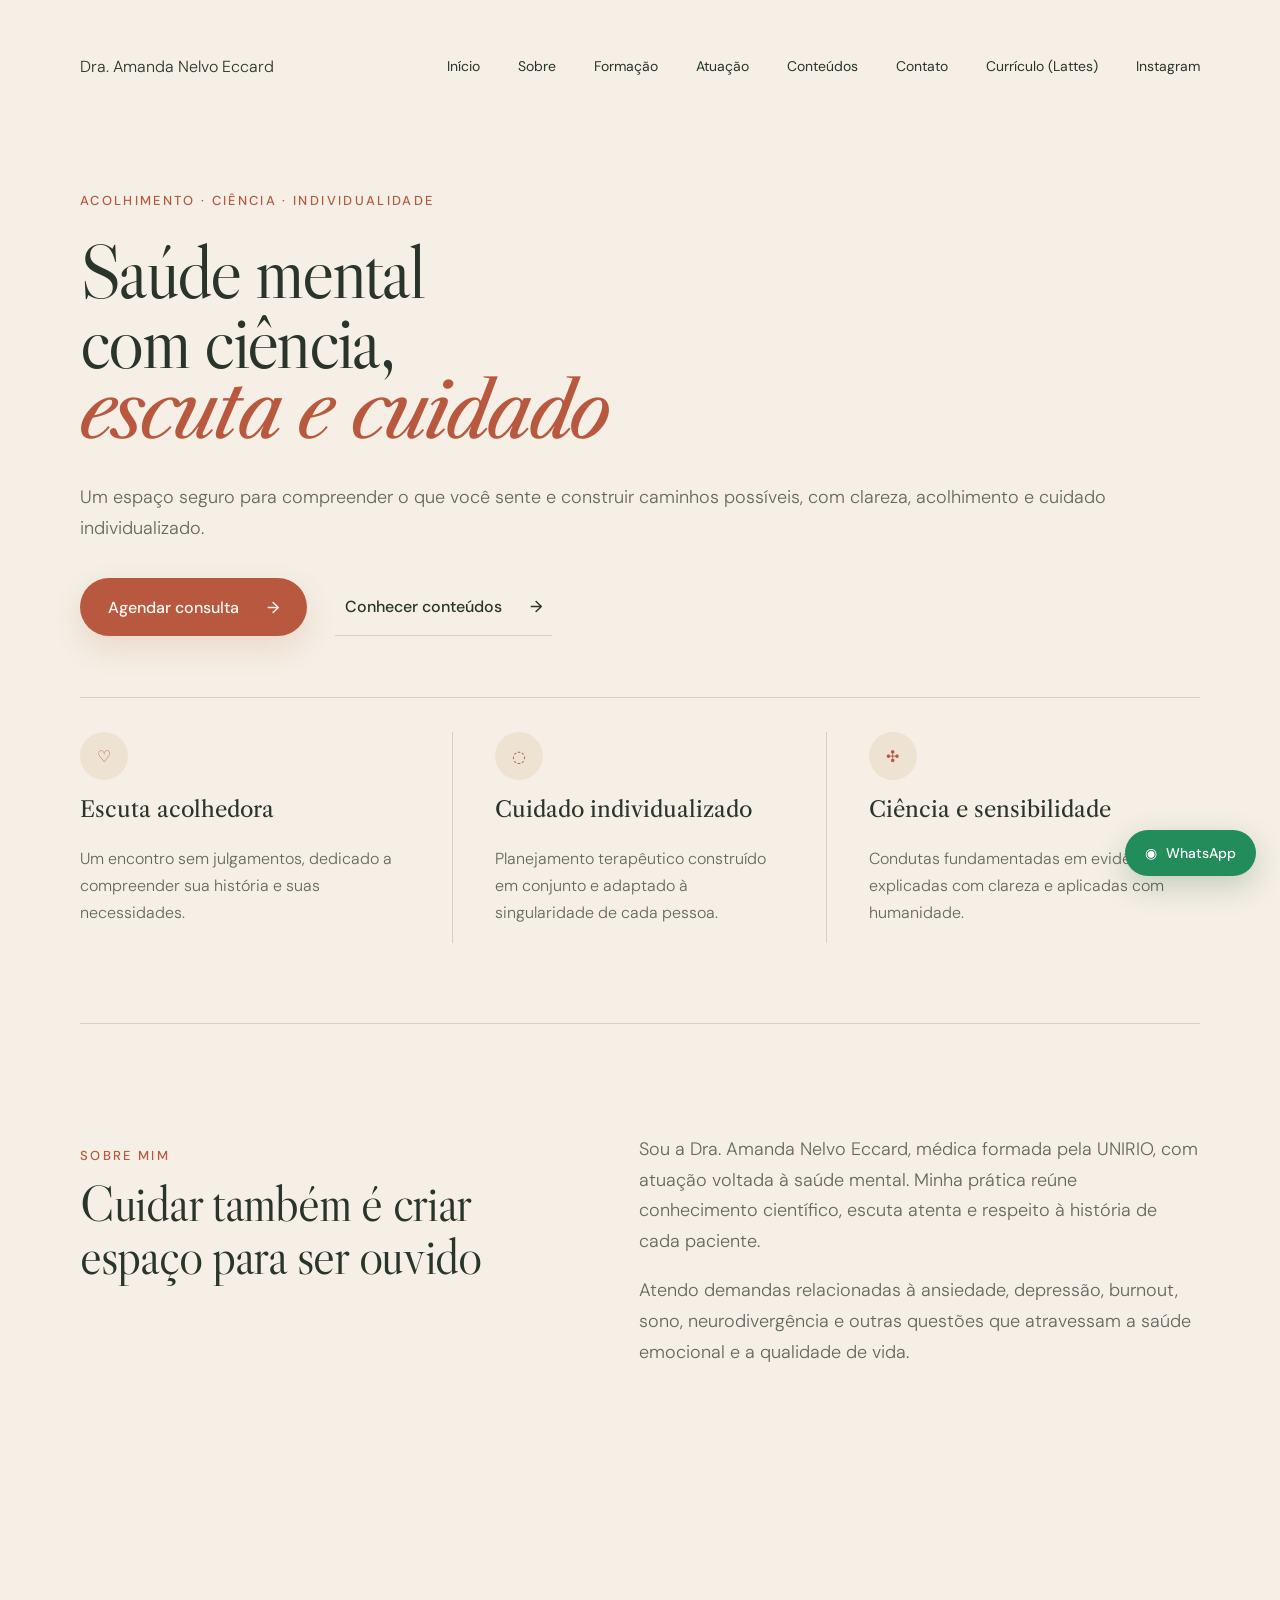
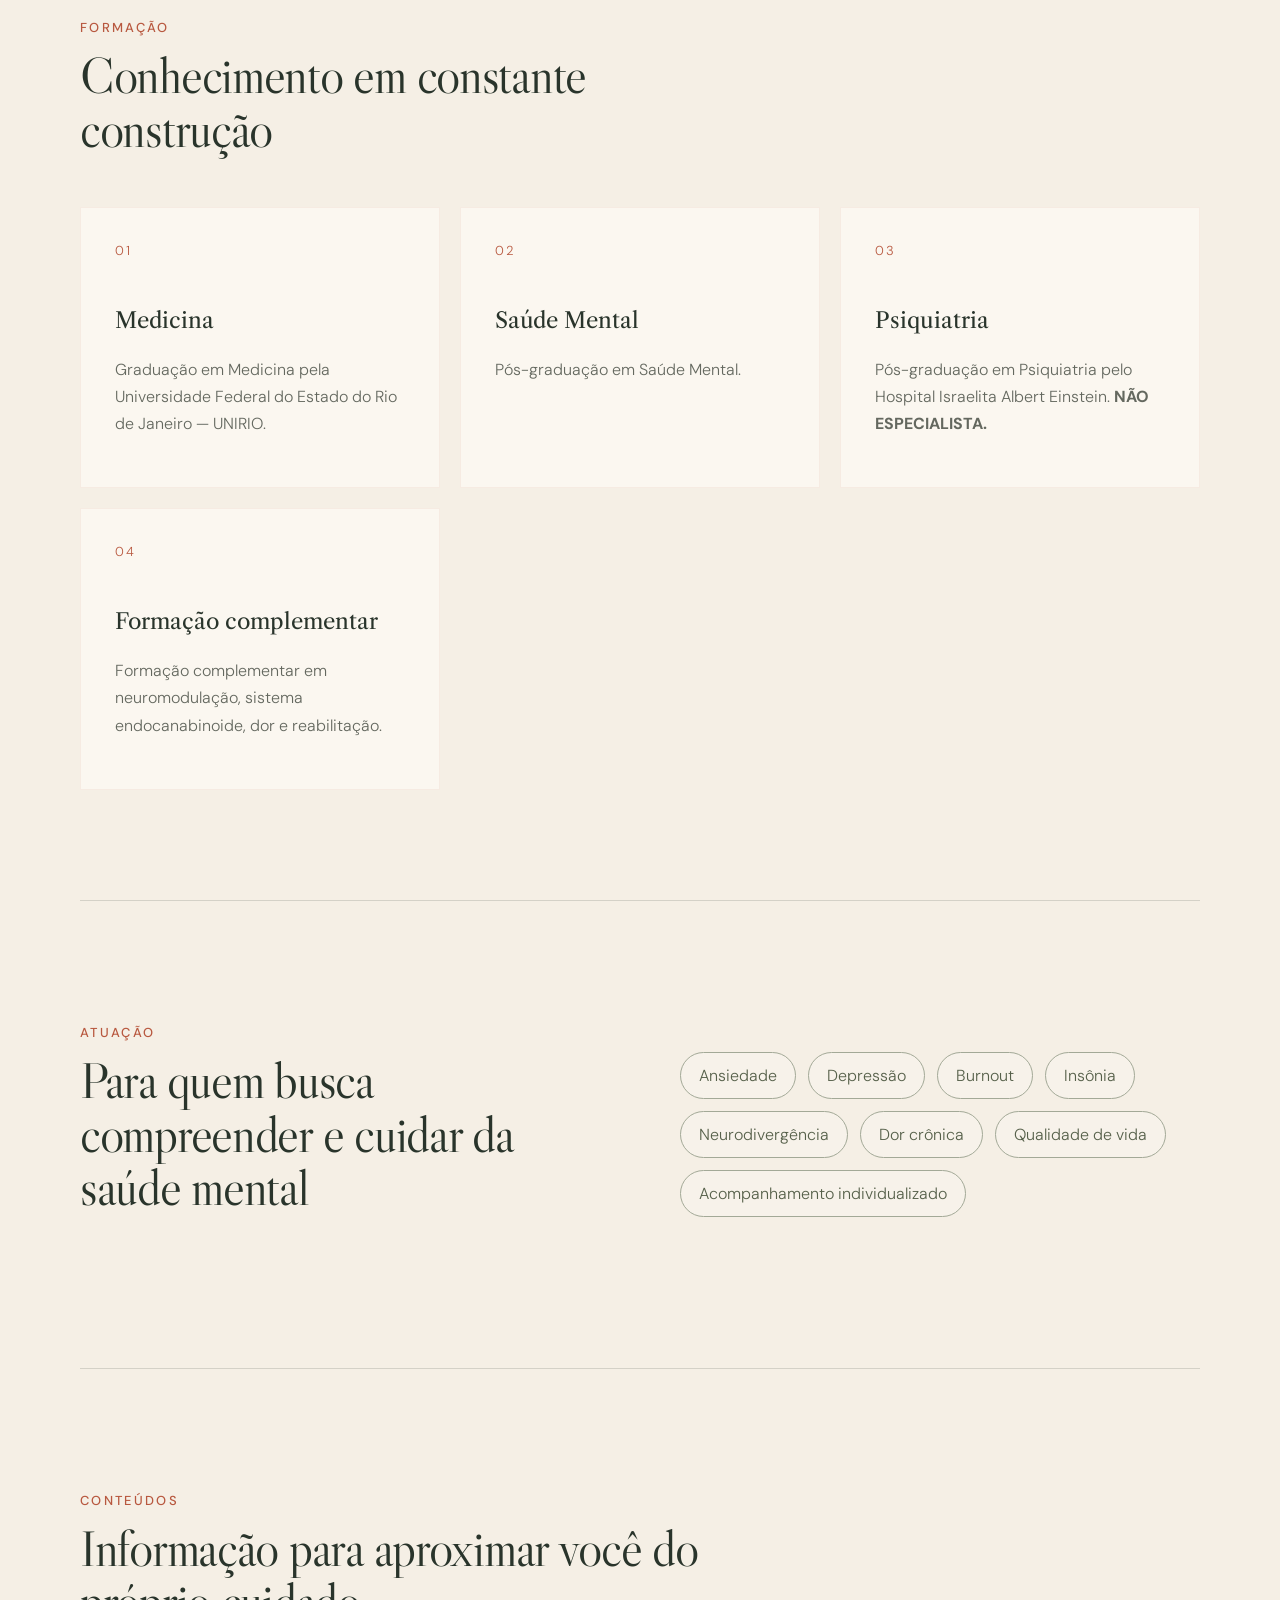
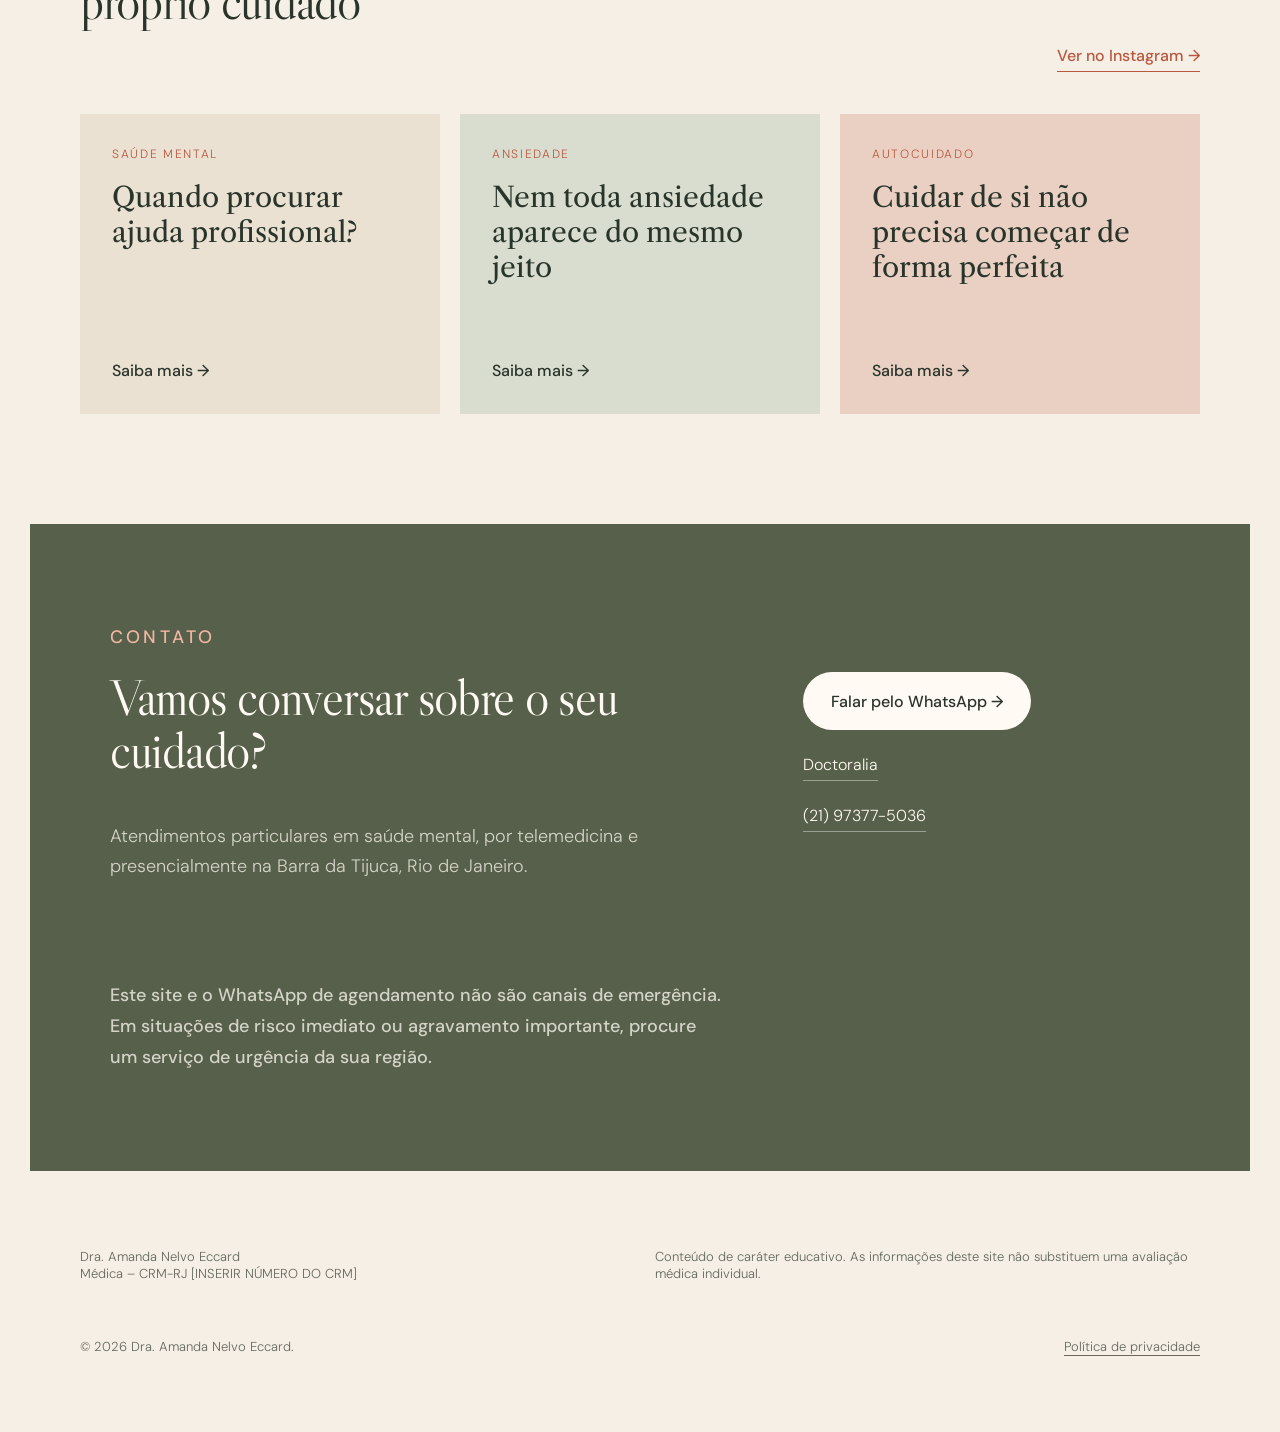
<file: index.html>
<!doctype html>
<html lang="pt-BR">
<head>
  <meta charset="utf-8">
  <meta name="viewport" content="width=device-width, initial-scale=1">
  <meta name="description" content="Atendimento médico acolhedor e individualizado em saúde mental, por telemedicina e presencialmente na Barra da Tijuca, Rio de Janeiro.">
  <title>Dra. Amanda Nelvo Eccard | Atendimento em Saúde Mental</title>
  <link rel="preconnect" href="https://fonts.googleapis.com">
  <link rel="preconnect" href="https://fonts.gstatic.com" crossorigin>
  <link href="https://fonts.googleapis.com/css2?family=DM+Sans:wght@300;400;500;600&family=Libre+Caslon+Display&family=Libre+Caslon+Text:ital@0;1&display=swap" rel="stylesheet">
  <link rel="stylesheet" href="styles.css">
</head>
<body>
  <header class="header">
    <a class="brand" href="index.html" aria-label="Início">Dra. Amanda Nelvo Eccard</a>
    <button class="menu-button" type="button" aria-label="Abrir menu" aria-expanded="false">☰</button>
    <nav class="nav" aria-label="Navegação principal">
      <a href="index.html#inicio">Início</a>
      <a href="index.html#sobre">Sobre</a>
      <a href="index.html#formacao">Formação</a>
      <a href="index.html#atuacao">Atuação</a>
      <a href="index.html#conteudos">Conteúdos</a>
      <a href="index.html#contato">Contato</a>
      <a href="https://buscatextual.cnpq.br/buscatextual/visualizacv.do?metodo=apresentar&id=K9742336J7" target="_blank" rel="noopener">Currículo (Lattes)</a>
      <a href="https://www.instagram.com/dra.amandanelvo" target="_blank" rel="noopener">Instagram</a>
    </nav>
  </header>

  <main>
    <section class="hero section no-art" id="inicio">
      <div class="hero-copy">
        <p class="eyebrow">Acolhimento · ciência · individualidade</p>
        <h1>Saúde mental<br>com ciência,<br><em>escuta e cuidado</em></h1>
        <p class="lead">Um espaço seguro para compreender o que você sente e construir caminhos possíveis, com clareza, acolhimento e cuidado individualizado.</p>
        <div class="actions">
          <a class="button primary" href="https://wa.me/5521973775036?text=Olá%2C%20Dra.%20Amanda.%20Gostaria%20de%20agendar%20uma%20consulta." target="_blank" rel="noopener">Agendar consulta <span>→</span></a>
          <a class="button text-button" href="#conteudos">Conhecer conteúdos <span>→</span></a>
        </div>
      </div>

    </section>

    <section class="principles section" aria-label="Princípios do atendimento">
      <article><span class="icon">♡</span><h3>Escuta acolhedora</h3><p>Um encontro sem julgamentos, dedicado a compreender sua história e suas necessidades.</p></article>
      <article><span class="icon">◌</span><h3>Cuidado individualizado</h3><p>Planejamento terapêutico construído em conjunto e adaptado à singularidade de cada pessoa.</p></article>
      <article><span class="icon">✣</span><h3>Ciência e sensibilidade</h3><p>Condutas fundamentadas em evidências, explicadas com clareza e aplicadas com humanidade.</p></article>
    </section>

    <section class="about section" id="sobre">
      <div>
        <p class="eyebrow">Sobre mim</p>
        <h2>Cuidar também é criar espaço para ser ouvido</h2>
      </div>
      <div class="body-copy">
        <p>Sou a Dra. Amanda Nelvo Eccard, médica formada pela UNIRIO, com atuação voltada à saúde mental. Minha prática reúne conhecimento científico, escuta atenta e respeito à história de cada paciente.</p>
        <p>Atendo demandas relacionadas à ansiedade, depressão, burnout, sono, neurodivergência e outras questões que atravessam a saúde emocional e a qualidade de vida.</p>
      </div>
    </section>

    <section class="education section" id="formacao">
      <p class="eyebrow">Formação</p>
      <h2>Conhecimento em constante construção</h2>
      <div class="cards">
        <article><span>01</span><h3>Medicina</h3><p>Graduação em Medicina pela Universidade Federal do Estado do Rio de Janeiro — UNIRIO.</p></article>
        <article><span>02</span><h3>Saúde Mental</h3><p>Pós-graduação em Saúde Mental.</p></article>
        <article><span>03</span><h3>Psiquiatria</h3><p>Pós-graduação em Psiquiatria pelo Hospital Israelita Albert Einstein. <strong>NÃO ESPECIALISTA.</strong></p></article>
        <article><span>04</span><h3>Formação complementar</h3><p>Formação complementar em neuromodulação, sistema endocanabinoide, dor e reabilitação.</p></article>
      </div>
    </section>

    <section class="practice section" id="atuacao">
      <div class="practice-title">
        <p class="eyebrow">Atuação</p>
        <h2>Para quem busca compreender e cuidar da saúde mental</h2>
      </div>
      <div class="topics">
        <span>Ansiedade</span><span>Depressão</span><span>Burnout</span><span>Insônia</span>
        <span>Neurodivergência</span><span>Dor crônica</span><span>Qualidade de vida</span><span>Acompanhamento individualizado</span>
      </div>
    </section>

    <section class="content section" id="conteudos">
      <p class="eyebrow">Conteúdos</p>
      <div class="section-heading">
        <h2>Informação para aproximar você do próprio cuidado</h2>
        <a href="https://www.instagram.com/dra.amandanelvo" target="_blank" rel="noopener">Ver no Instagram →</a>
      </div>
      <div class="posts">
        <a class="content-card" href="quando-procurar-ajuda.html"><article><p>Saúde mental</p><h3>Quando procurar ajuda profissional?</h3><span class="card-link">Saiba mais →</span></article></a>
        <a class="content-card" href="ansiedade.html"><article><p>Ansiedade</p><h3>Nem toda ansiedade aparece do mesmo jeito</h3><span class="card-link">Saiba mais →</span></article></a>
        <a class="content-card" href="autocuidado.html"><article><p>Autocuidado</p><h3>Cuidar de si não precisa começar de forma perfeita</h3><span class="card-link">Saiba mais →</span></article></a>
      </div>
    </section>

    <section class="contact section" id="contato">
      <div>
        <p class="eyebrow">Contato</p>
        <h2>Vamos conversar sobre o seu cuidado?</h2>
        <p>Atendimentos particulares em saúde mental, por telemedicina e presencialmente na Barra da Tijuca, Rio de Janeiro.</p>
      </div>
      <div class="contact-actions">
        <a class="button light" href="https://wa.me/5521973775036?text=Olá%2C%20Dra.%20Amanda.%20Gostaria%20de%20agendar%20uma%20consulta." target="_blank" rel="noopener">Falar pelo WhatsApp →</a>
        <a class="contact-link" href="https://www.doctoralia.com.br/" target="_blank" rel="noopener">Doctoralia</a>
        <a class="contact-link" href="tel:+5521973775036">(21) 97377-5036</a>
      </div>
      <p class="emergency-note">Este site e o WhatsApp de agendamento não são canais de emergência. Em situações de risco imediato ou agravamento importante, procure um serviço de urgência da sua região.</p>
    </section>
  </main>

  <footer>
    <p>Dra. Amanda Nelvo Eccard<br>Médica – CRM-RJ [INSERIR NÚMERO DO CRM]</p>
    <p>Conteúdo de caráter educativo. As informações deste site não substituem uma avaliação médica individual.</p>
    <p>© <span id="year"></span> Dra. Amanda Nelvo Eccard.</p>
    <p><a class="footer-link" href="politica-de-privacidade.html">Política de privacidade</a></p>
  </footer>

  <a class="whatsapp-float" href="https://wa.me/5521973775036?text=Olá%2C%20Dra.%20Amanda.%20Gostaria%20de%20agendar%20uma%20consulta." target="_blank" rel="noopener" aria-label="Falar pelo WhatsApp">◉ <span>WhatsApp</span></a>
  <script src="script.js"></script>
</body>
</html>
</file>
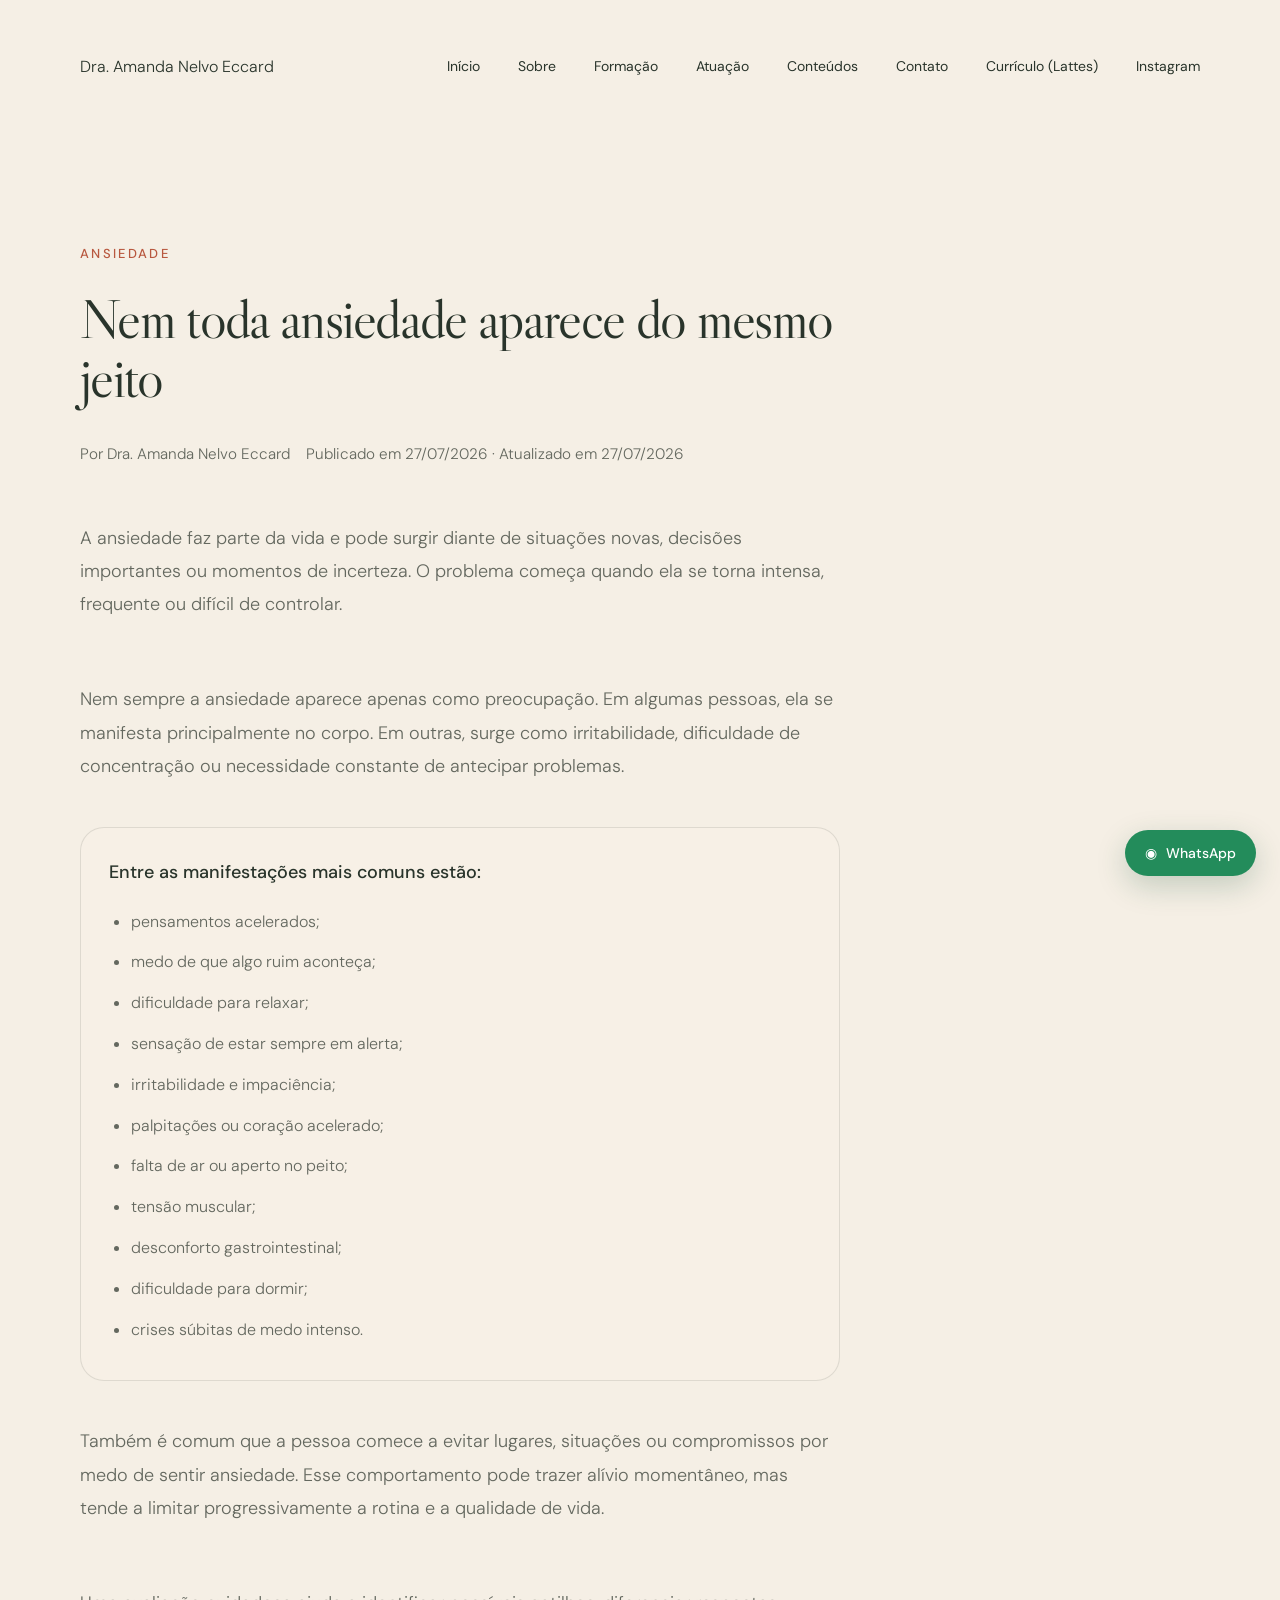
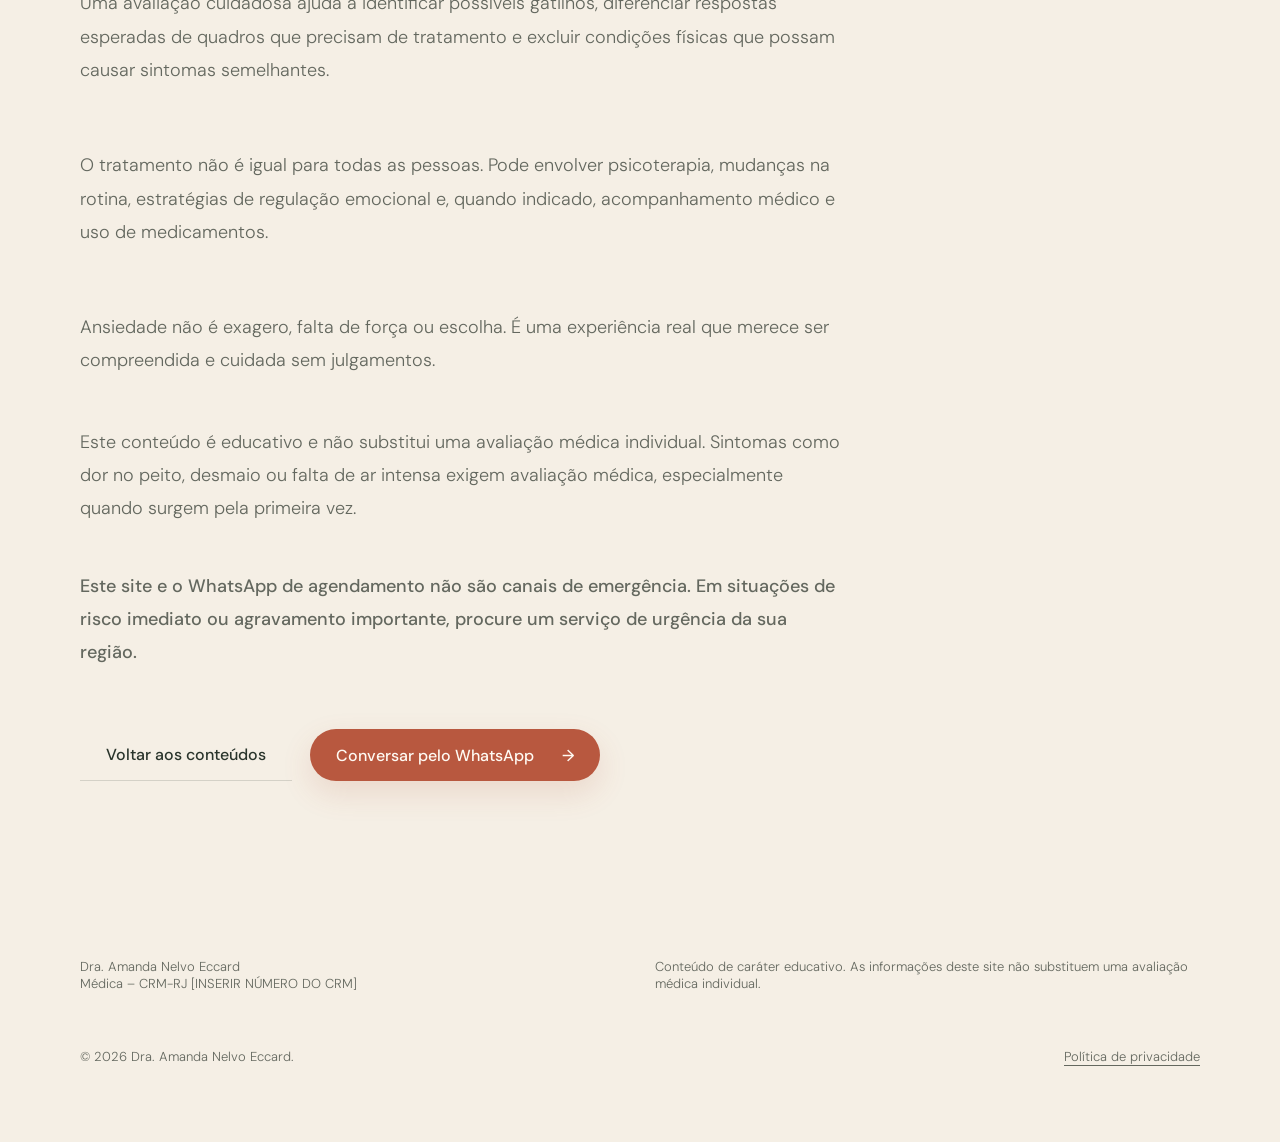
<file: ansiedade.html>
<!doctype html>
<html lang="pt-BR">
<head>
  <meta charset="utf-8">
  <meta name="viewport" content="width=device-width, initial-scale=1">
  <meta name="description" content="Conheça diferentes formas de ansiedade, sinais mais comuns e quando buscar avaliação em saúde mental.">
  <title>Nem toda ansiedade aparece do mesmo jeito | Dra. Amanda Nelvo Eccard</title>
  <link rel="preconnect" href="https://fonts.googleapis.com">
  <link rel="preconnect" href="https://fonts.gstatic.com" crossorigin>
  <link href="https://fonts.googleapis.com/css2?family=DM+Sans:wght@300;400;500;600&family=Libre+Caslon+Display&family=Libre+Caslon+Text:ital@0;1&display=swap" rel="stylesheet">
  <link rel="stylesheet" href="styles.css">
</head>
<body>
  <header class="header">
    <a class="brand" href="index.html" aria-label="Início">Dra. Amanda Nelvo Eccard</a>
    <button class="menu-button" type="button" aria-label="Abrir menu" aria-expanded="false">☰</button>
    <nav class="nav" aria-label="Navegação principal">
      <a href="index.html#inicio">Início</a>
      <a href="index.html#sobre">Sobre</a>
      <a href="index.html#formacao">Formação</a>
      <a href="index.html#atuacao">Atuação</a>
      <a href="index.html#conteudos">Conteúdos</a>
      <a href="index.html#contato">Contato</a>
      <a href="https://buscatextual.cnpq.br/buscatextual/visualizacv.do?metodo=apresentar&id=K9742336J7" target="_blank" rel="noopener">Currículo (Lattes)</a>
      <a href="https://www.instagram.com/dra.amandanelvo" target="_blank" rel="noopener">Instagram</a>
    </nav>
  </header>

  <main>
    <section class="article-page section">
      <div class="article-header">
        <p class="eyebrow">Ansiedade</p>
        <h1>Nem toda ansiedade aparece do mesmo jeito</h1>
        <div class="article-meta"><span>Por Dra. Amanda Nelvo Eccard</span><span>Publicado em 27/07/2026 · Atualizado em 27/07/2026</span></div>
      </div>
      <div class="article-content">
        <p>A ansiedade faz parte da vida e pode surgir diante de situações novas, decisões importantes ou momentos de incerteza. O problema começa quando ela se torna intensa, frequente ou difícil de controlar.</p>
        <p>Nem sempre a ansiedade aparece apenas como preocupação. Em algumas pessoas, ela se manifesta principalmente no corpo. Em outras, surge como irritabilidade, dificuldade de concentração ou necessidade constante de antecipar problemas.</p>

        <div class="article-panel">
          <p>Entre as manifestações mais comuns estão:</p>
          <ul>
            <li>pensamentos acelerados;</li>
            <li>medo de que algo ruim aconteça;</li>
            <li>dificuldade para relaxar;</li>
            <li>sensação de estar sempre em alerta;</li>
            <li>irritabilidade e impaciência;</li>
            <li>palpitações ou coração acelerado;</li>
            <li>falta de ar ou aperto no peito;</li>
            <li>tensão muscular;</li>
            <li>desconforto gastrointestinal;</li>
            <li>dificuldade para dormir;</li>
            <li>crises súbitas de medo intenso.</li>
          </ul>
        </div>

        <p>Também é comum que a pessoa comece a evitar lugares, situações ou compromissos por medo de sentir ansiedade. Esse comportamento pode trazer alívio momentâneo, mas tende a limitar progressivamente a rotina e a qualidade de vida.</p>
        <p>Uma avaliação cuidadosa ajuda a identificar possíveis gatilhos, diferenciar respostas esperadas de quadros que precisam de tratamento e excluir condições físicas que possam causar sintomas semelhantes.</p>
        <p>O tratamento não é igual para todas as pessoas. Pode envolver psicoterapia, mudanças na rotina, estratégias de regulação emocional e, quando indicado, acompanhamento médico e uso de medicamentos.</p>
        <p>Ansiedade não é exagero, falta de força ou escolha. É uma experiência real que merece ser compreendida e cuidada sem julgamentos.</p>

        <p class="disclaimer">Este conteúdo é educativo e não substitui uma avaliação médica individual. Sintomas como dor no peito, desmaio ou falta de ar intensa exigem avaliação médica, especialmente quando surgem pela primeira vez.</p>
        <p class="emergency-note">Este site e o WhatsApp de agendamento não são canais de emergência. Em situações de risco imediato ou agravamento importante, procure um serviço de urgência da sua região.</p>
        <div class="article-actions">
          <a class="button text-button" href="index.html#conteudos">Voltar aos conteúdos</a>
          <a class="button primary" href="https://wa.me/5521973775036?text=Olá%2C%20Dra.%20Amanda.%20Gostaria%20de%20agendar%20uma%20consulta." target="_blank" rel="noopener">Conversar pelo WhatsApp <span>→</span></a>
        </div>
      </div>
    </section>
  </main>

  <footer>
    <p>Dra. Amanda Nelvo Eccard<br>Médica – CRM-RJ [INSERIR NÚMERO DO CRM]</p>
    <p>Conteúdo de caráter educativo. As informações deste site não substituem uma avaliação médica individual.</p>
    <p>© <span id="year"></span> Dra. Amanda Nelvo Eccard.</p>
    <p><a class="footer-link" href="politica-de-privacidade.html">Política de privacidade</a></p>
  </footer>

  <a class="whatsapp-float" href="https://wa.me/5521973775036?text=Olá%2C%20Dra.%20Amanda.%20Gostaria%20de%20agendar%20uma%20consulta." target="_blank" rel="noopener" aria-label="Falar pelo WhatsApp">◉ <span>WhatsApp</span></a>
  <script src="script.js"></script>
</body>
</html>
</file>
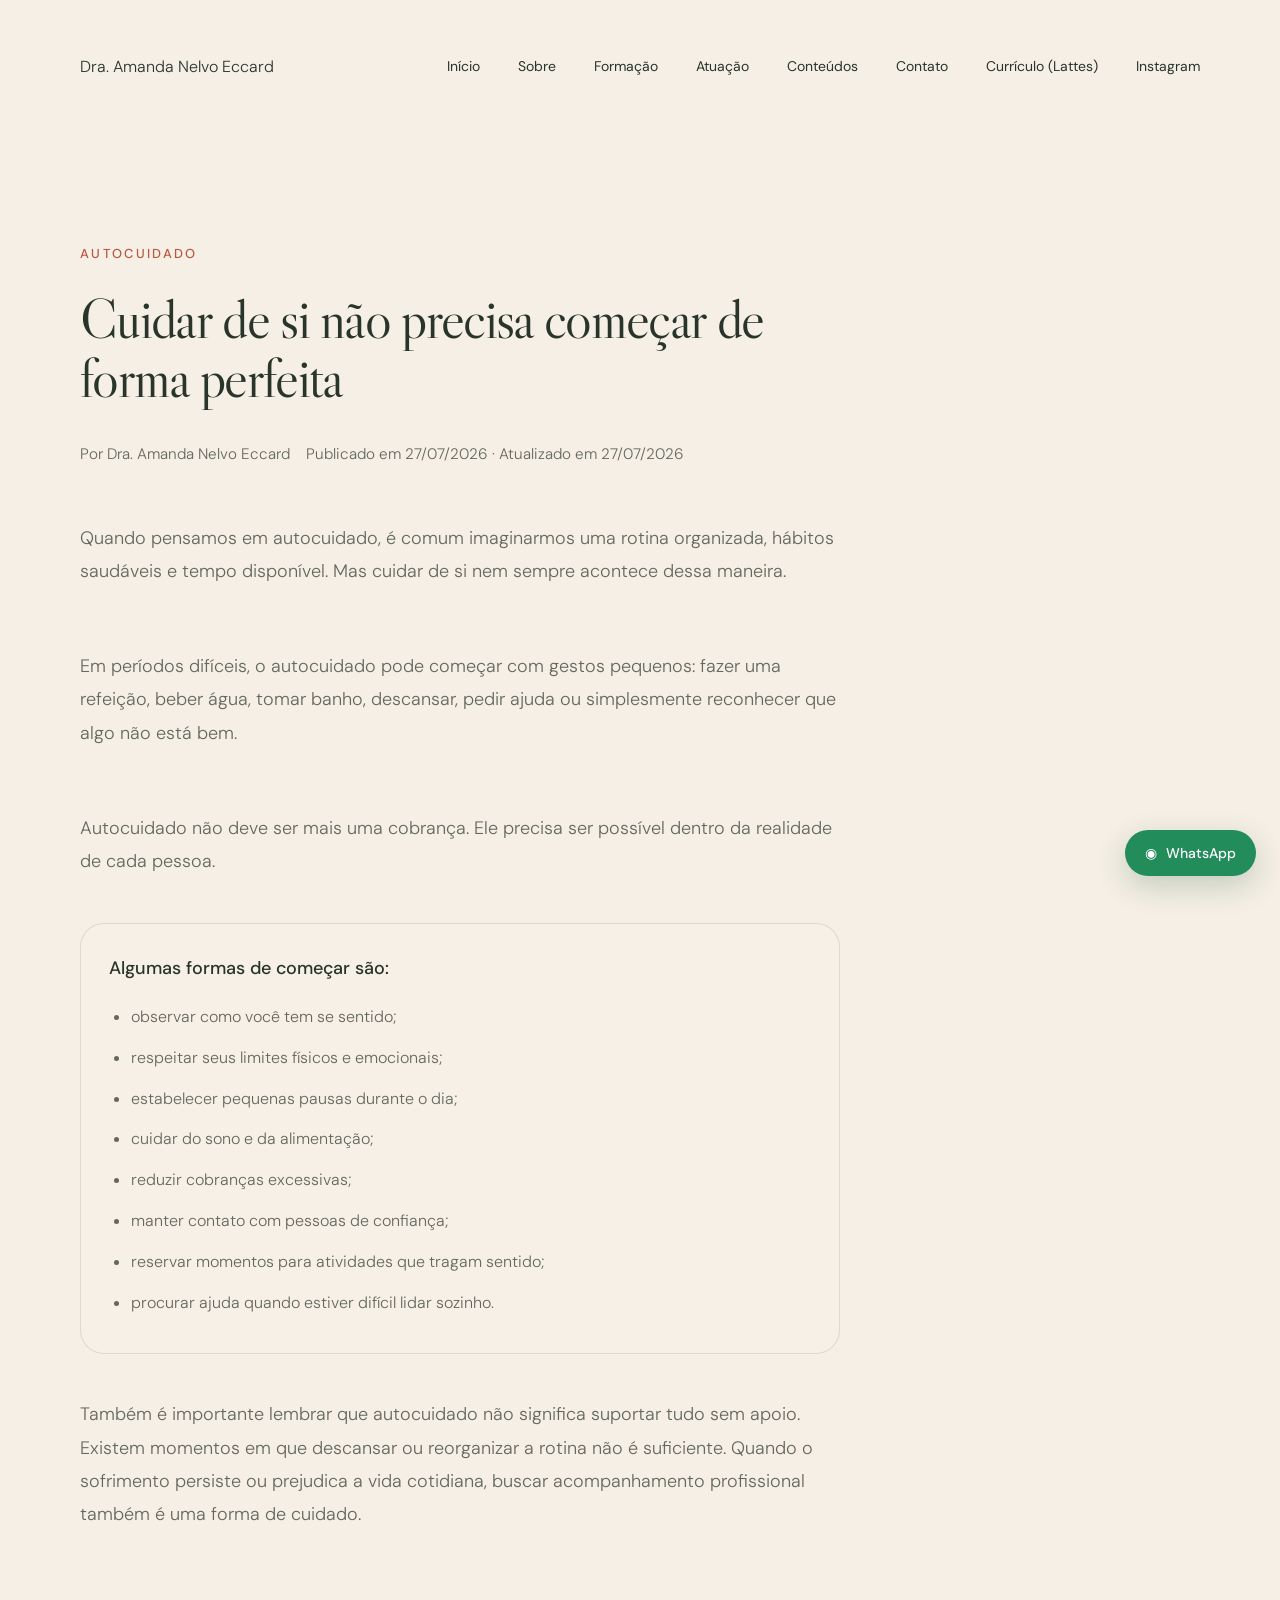
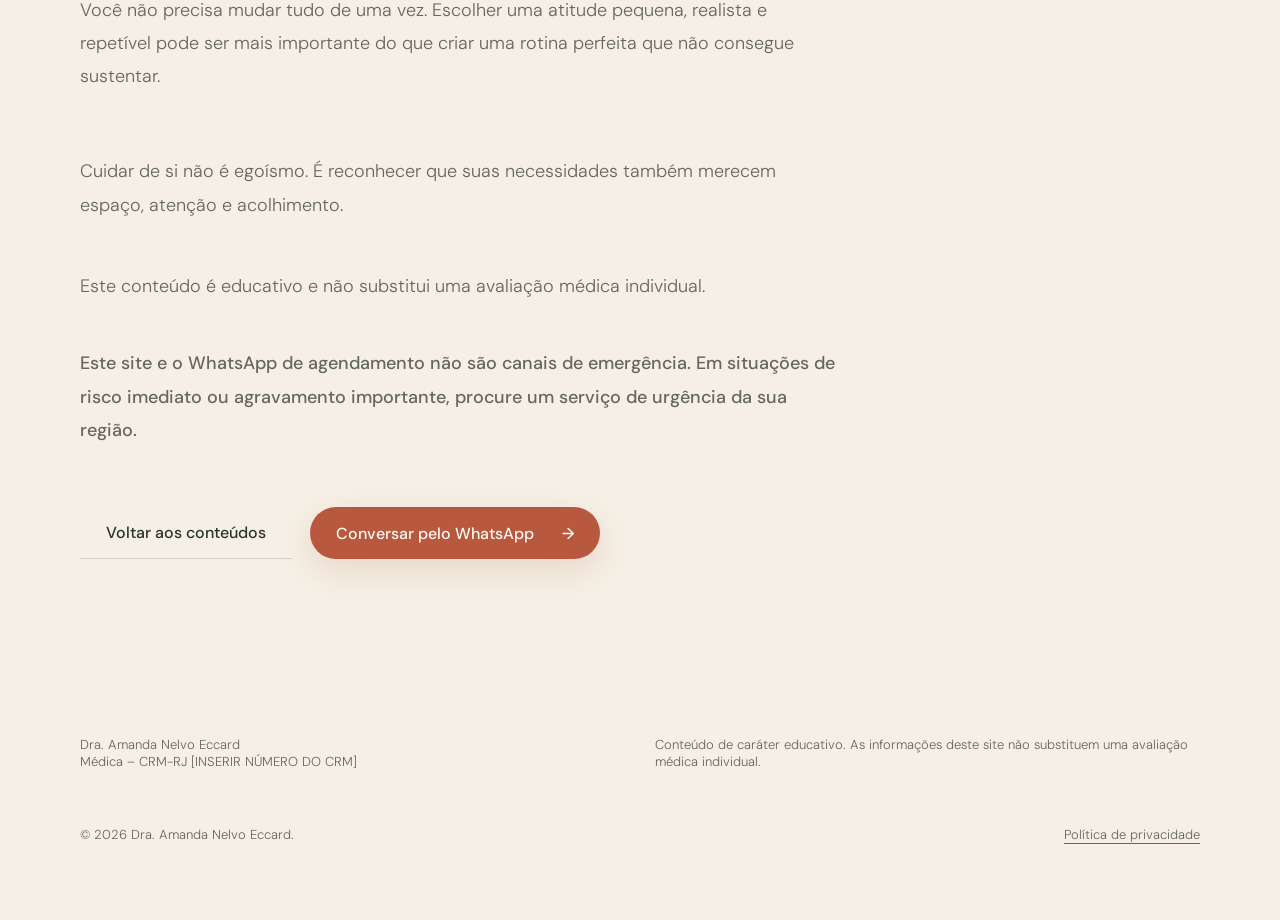
<file: autocuidado.html>
<!doctype html>
<html lang="pt-BR">
<head>
  <meta charset="utf-8">
  <meta name="viewport" content="width=device-width, initial-scale=1">
  <meta name="description" content="Descubra como iniciar o autocuidado de forma possível e gentil, respeitando seus limites e rotina.">
  <title>Cuidar de si não precisa começar de forma perfeita | Dra. Amanda Nelvo Eccard</title>
  <link rel="preconnect" href="https://fonts.googleapis.com">
  <link rel="preconnect" href="https://fonts.gstatic.com" crossorigin>
  <link href="https://fonts.googleapis.com/css2?family=DM+Sans:wght@300;400;500;600&family=Libre+Caslon+Display&family=Libre+Caslon+Text:ital@0;1&display=swap" rel="stylesheet">
  <link rel="stylesheet" href="styles.css">
</head>
<body>
  <header class="header">
    <a class="brand" href="index.html" aria-label="Início">Dra. Amanda Nelvo Eccard</a>
    <button class="menu-button" type="button" aria-label="Abrir menu" aria-expanded="false">☰</button>
    <nav class="nav" aria-label="Navegação principal">
      <a href="index.html#inicio">Início</a>
      <a href="index.html#sobre">Sobre</a>
      <a href="index.html#formacao">Formação</a>
      <a href="index.html#atuacao">Atuação</a>
      <a href="index.html#conteudos">Conteúdos</a>
      <a href="index.html#contato">Contato</a>
      <a href="https://buscatextual.cnpq.br/buscatextual/visualizacv.do?metodo=apresentar&id=K9742336J7" target="_blank" rel="noopener">Currículo (Lattes)</a>
      <a href="https://www.instagram.com/dra.amandanelvo" target="_blank" rel="noopener">Instagram</a>
    </nav>
  </header>

  <main>
    <section class="article-page section">
      <div class="article-header">
        <p class="eyebrow">Autocuidado</p>
        <h1>Cuidar de si não precisa começar de forma perfeita</h1>
        <div class="article-meta"><span>Por Dra. Amanda Nelvo Eccard</span><span>Publicado em 27/07/2026 · Atualizado em 27/07/2026</span></div>
      </div>
      <div class="article-content">
        <p>Quando pensamos em autocuidado, é comum imaginarmos uma rotina organizada, hábitos saudáveis e tempo disponível. Mas cuidar de si nem sempre acontece dessa maneira.</p>
        <p>Em períodos difíceis, o autocuidado pode começar com gestos pequenos: fazer uma refeição, beber água, tomar banho, descansar, pedir ajuda ou simplesmente reconhecer que algo não está bem.</p>
        <p>Autocuidado não deve ser mais uma cobrança. Ele precisa ser possível dentro da realidade de cada pessoa.</p>

        <div class="article-panel">
          <p>Algumas formas de começar são:</p>
          <ul>
            <li>observar como você tem se sentido;</li>
            <li>respeitar seus limites físicos e emocionais;</li>
            <li>estabelecer pequenas pausas durante o dia;</li>
            <li>cuidar do sono e da alimentação;</li>
            <li>reduzir cobranças excessivas;</li>
            <li>manter contato com pessoas de confiança;</li>
            <li>reservar momentos para atividades que tragam sentido;</li>
            <li>procurar ajuda quando estiver difícil lidar sozinho.</li>
          </ul>
        </div>

        <p>Também é importante lembrar que autocuidado não significa suportar tudo sem apoio. Existem momentos em que descansar ou reorganizar a rotina não é suficiente. Quando o sofrimento persiste ou prejudica a vida cotidiana, buscar acompanhamento profissional também é uma forma de cuidado.</p>
        <p>Você não precisa mudar tudo de uma vez. Escolher uma atitude pequena, realista e repetível pode ser mais importante do que criar uma rotina perfeita que não consegue sustentar.</p>
        <p>Cuidar de si não é egoísmo. É reconhecer que suas necessidades também merecem espaço, atenção e acolhimento.</p>

        <p class="disclaimer">Este conteúdo é educativo e não substitui uma avaliação médica individual.</p>
        <p class="emergency-note">Este site e o WhatsApp de agendamento não são canais de emergência. Em situações de risco imediato ou agravamento importante, procure um serviço de urgência da sua região.</p>
        <div class="article-actions">
          <a class="button text-button" href="index.html#conteudos">Voltar aos conteúdos</a>
          <a class="button primary" href="https://wa.me/5521973775036?text=Olá%2C%20Dra.%20Amanda.%20Gostaria%20de%20agendar%20uma%20consulta." target="_blank" rel="noopener">Conversar pelo WhatsApp <span>→</span></a>
        </div>
      </div>
    </section>
  </main>

  <footer>
    <p>Dra. Amanda Nelvo Eccard<br>Médica – CRM-RJ [INSERIR NÚMERO DO CRM]</p>
    <p>Conteúdo de caráter educativo. As informações deste site não substituem uma avaliação médica individual.</p>
    <p>© <span id="year"></span> Dra. Amanda Nelvo Eccard.</p>
    <p><a class="footer-link" href="politica-de-privacidade.html">Política de privacidade</a></p>
  </footer>

  <a class="whatsapp-float" href="https://wa.me/5521973775036?text=Olá%2C%20Dra.%20Amanda.%20Gostaria%20de%20agendar%20uma%20consulta." target="_blank" rel="noopener" aria-label="Falar pelo WhatsApp">◉ <span>WhatsApp</span></a>
  <script src="script.js"></script>
</body>
</html>
</file>
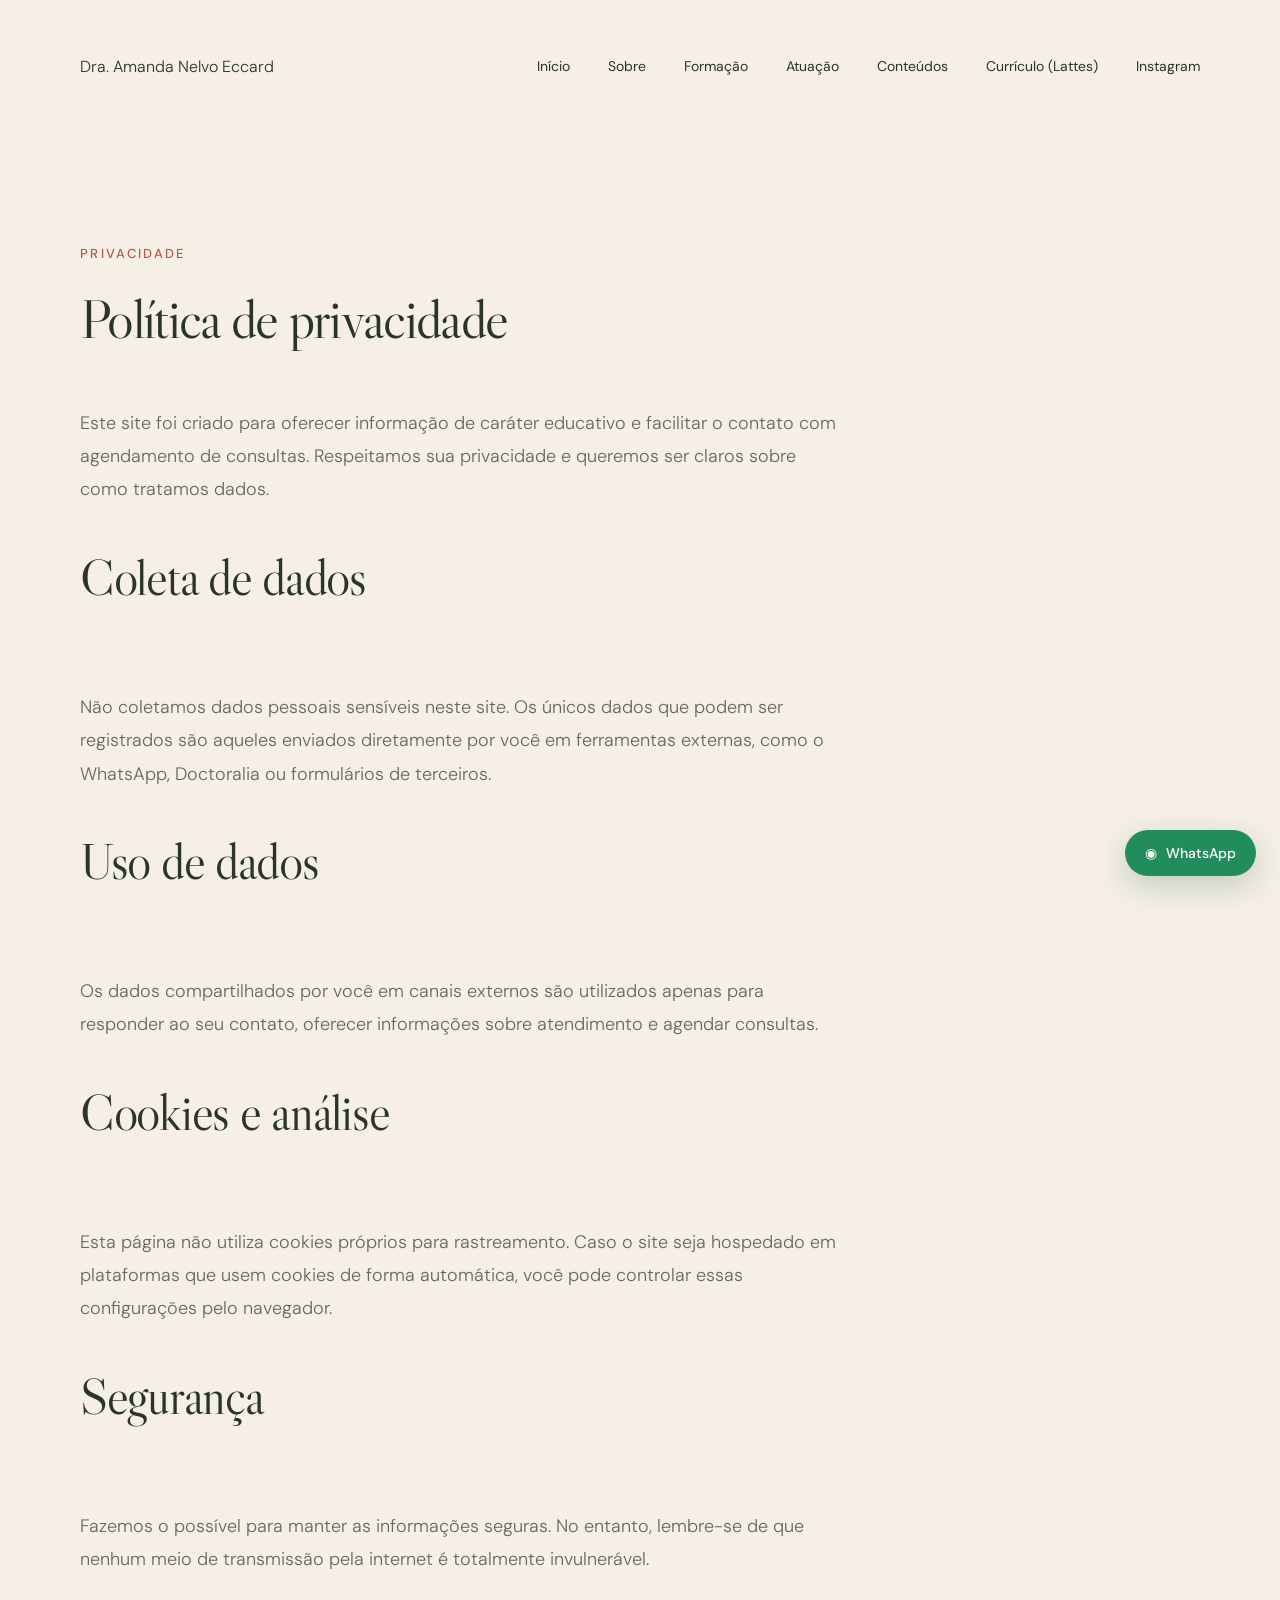
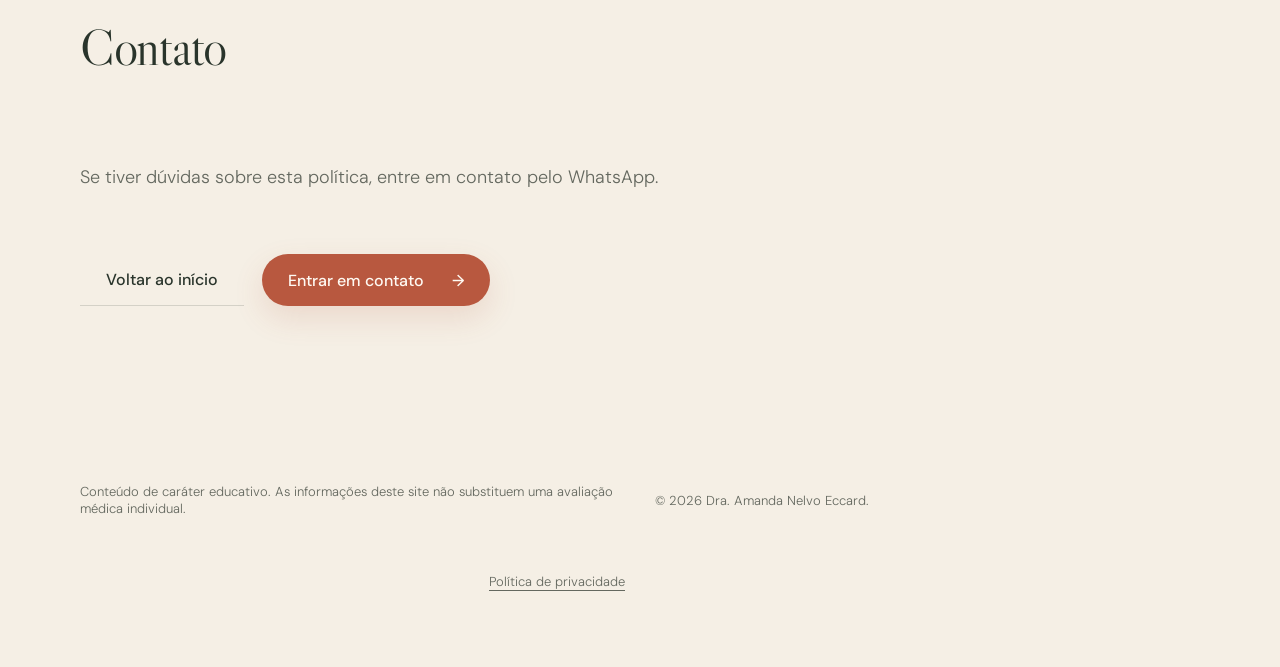
<file: politica-de-privacidade.html>
<!doctype html>
<html lang="pt-BR">
<head>
  <meta charset="utf-8">
  <meta name="viewport" content="width=device-width, initial-scale=1">
  <meta name="description" content="Política de privacidade do site da Dra. Amanda Nelvo Eccard, com informações sobre dados pessoais e uso de cookies.">
  <title>Política de privacidade | Dra. Amanda Nelvo Eccard</title>
  <link rel="preconnect" href="https://fonts.googleapis.com">
  <link rel="preconnect" href="https://fonts.gstatic.com" crossorigin>
  <link href="https://fonts.googleapis.com/css2?family=DM+Sans:wght@300;400;500;600&family=Libre+Caslon+Display&family=Libre+Caslon+Text:ital@0;1&display=swap" rel="stylesheet">
  <link rel="stylesheet" href="styles.css">
</head>
<body>
  <header class="header">
    <a class="brand" href="index.html" aria-label="Início">Dra. Amanda Nelvo Eccard</a>
    <button class="menu-button" type="button" aria-label="Abrir menu" aria-expanded="false">☰</button>
    <nav class="nav" aria-label="Navegação principal">
      <a href="index.html#inicio">Início</a>
      <a href="index.html#sobre">Sobre</a>
      <a href="index.html#formacao">Formação</a>
      <a href="index.html#atuacao">Atuação</a>
      <a href="index.html#conteudos">Conteúdos</a>
      <a href="https://buscatextual.cnpq.br/buscatextual/visualizacv.do?metodo=apresentar&id=K9742336J7" target="_blank" rel="noopener">Currículo (Lattes)</a>
      <a href="https://www.instagram.com/dra.amandanelvo" target="_blank" rel="noopener">Instagram</a>
    </nav>
  </header>

  <main>
    <section class="article-page section">
      <div class="article-header">
        <p class="eyebrow">Privacidade</p>
        <h1>Política de privacidade</h1>
      </div>
      <div class="article-content">
        <p>Este site foi criado para oferecer informação de caráter educativo e facilitar o contato com agendamento de consultas. Respeitamos sua privacidade e queremos ser claros sobre como tratamos dados.</p>
        <h2>Coleta de dados</h2>
        <p>Não coletamos dados pessoais sensíveis neste site. Os únicos dados que podem ser registrados são aqueles enviados diretamente por você em ferramentas externas, como o WhatsApp, Doctoralia ou formulários de terceiros.</p>
        <h2>Uso de dados</h2>
        <p>Os dados compartilhados por você em canais externos são utilizados apenas para responder ao seu contato, oferecer informações sobre atendimento e agendar consultas.</p>
        <h2>Cookies e análise</h2>
        <p>Esta página não utiliza cookies próprios para rastreamento. Caso o site seja hospedado em plataformas que usem cookies de forma automática, você pode controlar essas configurações pelo navegador.</p>
        <h2>Segurança</h2>
        <p>Fazemos o possível para manter as informações seguras. No entanto, lembre-se de que nenhum meio de transmissão pela internet é totalmente invulnerável.</p>
        <h2>Contato</h2>
        <p>Se tiver dúvidas sobre esta política, entre em contato pelo WhatsApp.</p>
        <div class="article-actions">
          <a class="button text-button" href="index.html">Voltar ao início</a>
          <a class="button primary" href="https://wa.me/5521973775036?text=Olá%2C%20Dra.%20Amanda.%20Tenho%20uma%20dúvida%20sobre%20a%20política%20de%20privacidade." target="_blank" rel="noopener">Entrar em contato <span>→</span></a>
        </div>
      </div>
    </section>
  </main>

  <footer>
    <p>Conteúdo de caráter educativo. As informações deste site não substituem uma avaliação médica individual.</p>
    <p>© <span id="year"></span> Dra. Amanda Nelvo Eccard.</p>
    <p><a class="footer-link" href="politica-de-privacidade.html">Política de privacidade</a></p>
  </footer>

  <a class="whatsapp-float" href="https://wa.me/5521973775036?text=Olá%2C%20Dra.%20Amanda.%20Gostaria%20de%20agendar%20uma%20consulta." target="_blank" rel="noopener" aria-label="Falar pelo WhatsApp">◉ <span>WhatsApp</span></a>
  <script src="script.js"></script>
</body>
</html>
</file>
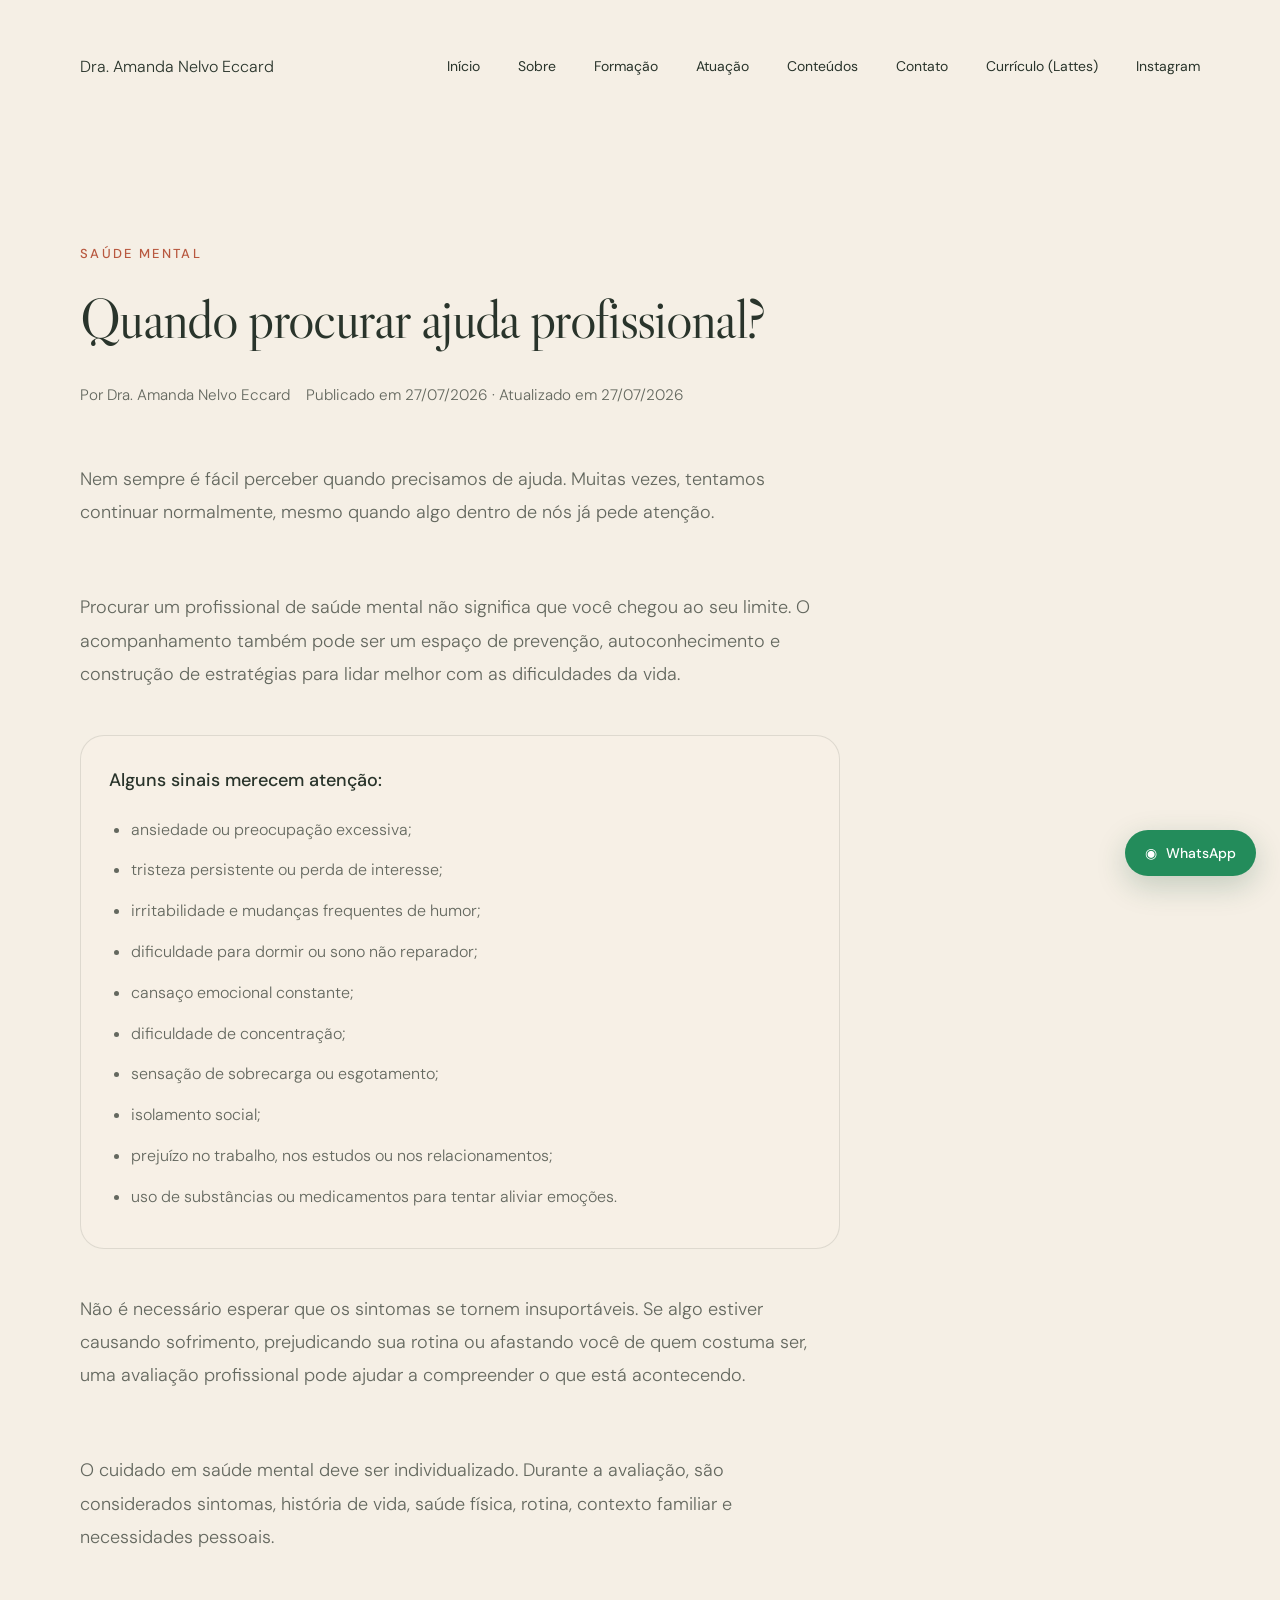
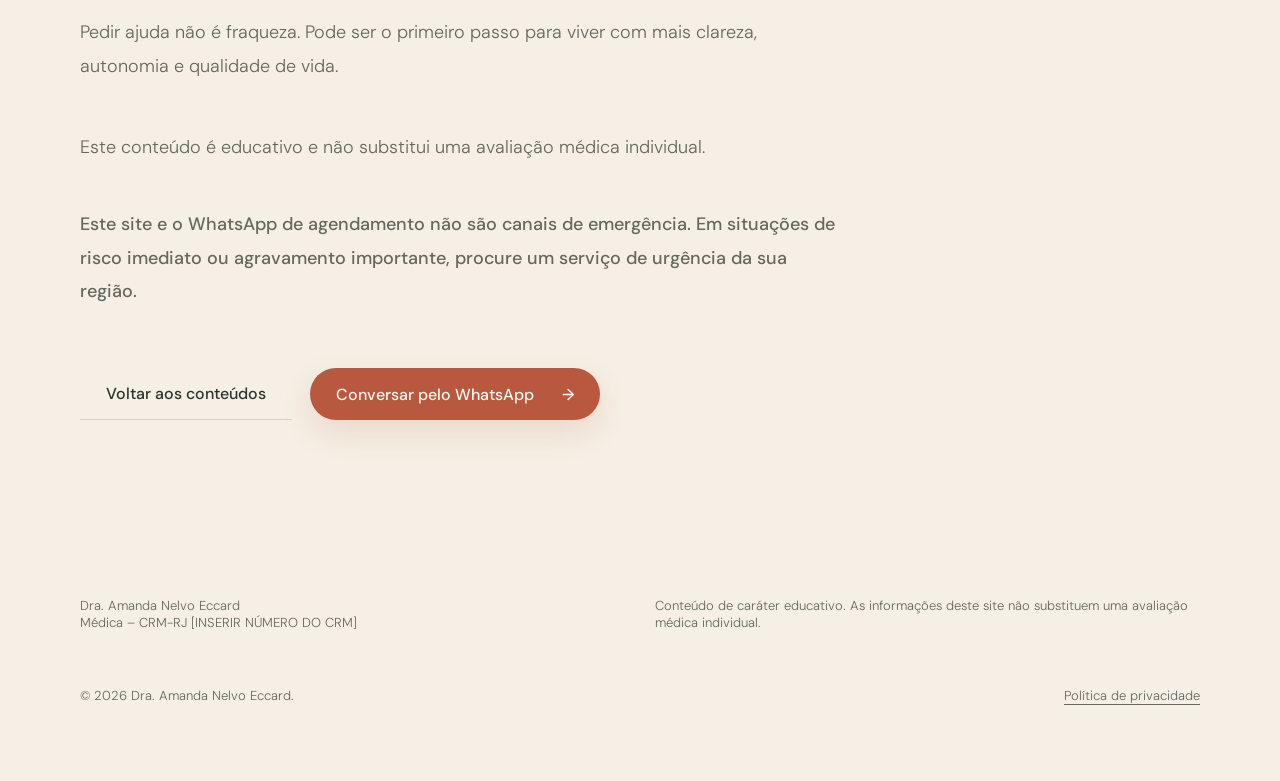
<file: quando-procurar-ajuda.html>
<!doctype html>
<html lang="pt-BR">
<head>
  <meta charset="utf-8">
  <meta name="viewport" content="width=device-width, initial-scale=1">
  <meta name="description" content="Saiba quando procurar ajuda profissional em saúde mental, com sinais de alerta e orientações para cuidado individualizado.">
  <title>Quando procurar ajuda profissional? | Dra. Amanda Nelvo Eccard</title>
  <link rel="preconnect" href="https://fonts.googleapis.com">
  <link rel="preconnect" href="https://fonts.gstatic.com" crossorigin>
  <link href="https://fonts.googleapis.com/css2?family=DM+Sans:wght@300;400;500;600&family=Libre+Caslon+Display&family=Libre+Caslon+Text:ital@0;1&display=swap" rel="stylesheet">
  <link rel="stylesheet" href="styles.css">
</head>
<body>
  <header class="header">
    <a class="brand" href="index.html" aria-label="Início">Dra. Amanda Nelvo Eccard</a>
    <button class="menu-button" type="button" aria-label="Abrir menu" aria-expanded="false">☰</button>
    <nav class="nav" aria-label="Navegação principal">
      <a href="index.html#inicio">Início</a>
      <a href="index.html#sobre">Sobre</a>
      <a href="index.html#formacao">Formação</a>
      <a href="index.html#atuacao">Atuação</a>
      <a href="index.html#conteudos">Conteúdos</a>
      <a href="index.html#contato">Contato</a>
      <a href="https://buscatextual.cnpq.br/buscatextual/visualizacv.do?metodo=apresentar&id=K9742336J7" target="_blank" rel="noopener">Currículo (Lattes)</a>
      <a href="https://www.instagram.com/dra.amandanelvo" target="_blank" rel="noopener">Instagram</a>
    </nav>
  </header>

  <main>
    <section class="article-page section">
      <div class="article-header">
        <p class="eyebrow">Saúde mental</p>
        <h1>Quando procurar ajuda profissional?</h1>
        <div class="article-meta"><span>Por Dra. Amanda Nelvo Eccard</span><span>Publicado em 27/07/2026 · Atualizado em 27/07/2026</span></div>
      </div>
      <div class="article-content">
        <p>Nem sempre é fácil perceber quando precisamos de ajuda. Muitas vezes, tentamos continuar normalmente, mesmo quando algo dentro de nós já pede atenção.</p>
        <p>Procurar um profissional de saúde mental não significa que você chegou ao seu limite. O acompanhamento também pode ser um espaço de prevenção, autoconhecimento e construção de estratégias para lidar melhor com as dificuldades da vida.</p>

        <div class="article-panel">
          <p>Alguns sinais merecem atenção:</p>
          <ul>
            <li>ansiedade ou preocupação excessiva;</li>
            <li>tristeza persistente ou perda de interesse;</li>
            <li>irritabilidade e mudanças frequentes de humor;</li>
            <li>dificuldade para dormir ou sono não reparador;</li>
            <li>cansaço emocional constante;</li>
            <li>dificuldade de concentração;</li>
            <li>sensação de sobrecarga ou esgotamento;</li>
            <li>isolamento social;</li>
            <li>prejuízo no trabalho, nos estudos ou nos relacionamentos;</li>
            <li>uso de substâncias ou medicamentos para tentar aliviar emoções.</li>
          </ul>
        </div>

        <p>Não é necessário esperar que os sintomas se tornem insuportáveis. Se algo estiver causando sofrimento, prejudicando sua rotina ou afastando você de quem costuma ser, uma avaliação profissional pode ajudar a compreender o que está acontecendo.</p>
        <p>O cuidado em saúde mental deve ser individualizado. Durante a avaliação, são considerados sintomas, história de vida, saúde física, rotina, contexto familiar e necessidades pessoais.</p>
        <p>Pedir ajuda não é fraqueza. Pode ser o primeiro passo para viver com mais clareza, autonomia e qualidade de vida.</p>

        <p class="disclaimer">Este conteúdo é educativo e não substitui uma avaliação médica individual.</p>
        <p class="emergency-note">Este site e o WhatsApp de agendamento não são canais de emergência. Em situações de risco imediato ou agravamento importante, procure um serviço de urgência da sua região.</p>
        <div class="article-actions">
          <a class="button text-button" href="index.html#conteudos">Voltar aos conteúdos</a>
          <a class="button primary" href="https://wa.me/5521973775036?text=Olá%2C%20Dra.%20Amanda.%20Gostaria%20de%20agendar%20uma%20consulta." target="_blank" rel="noopener">Conversar pelo WhatsApp <span>→</span></a>
        </div>
      </div>
    </section>
  </main>

  <footer>
    <p>Dra. Amanda Nelvo Eccard<br>Médica – CRM-RJ [INSERIR NÚMERO DO CRM]</p>
    <p>Conteúdo de caráter educativo. As informações deste site não substituem uma avaliação médica individual.</p>
    <p>© <span id="year"></span> Dra. Amanda Nelvo Eccard.</p>
    <p><a class="footer-link" href="politica-de-privacidade.html">Política de privacidade</a></p>
  </footer>

  <a class="whatsapp-float" href="https://wa.me/5521973775036?text=Olá%2C%20Dra.%20Amanda.%20Gostaria%20de%20agendar%20uma%20consulta." target="_blank" rel="noopener" aria-label="Falar pelo WhatsApp">◉ <span>WhatsApp</span></a>
  <script src="script.js"></script>
</body>
</html>
</file>
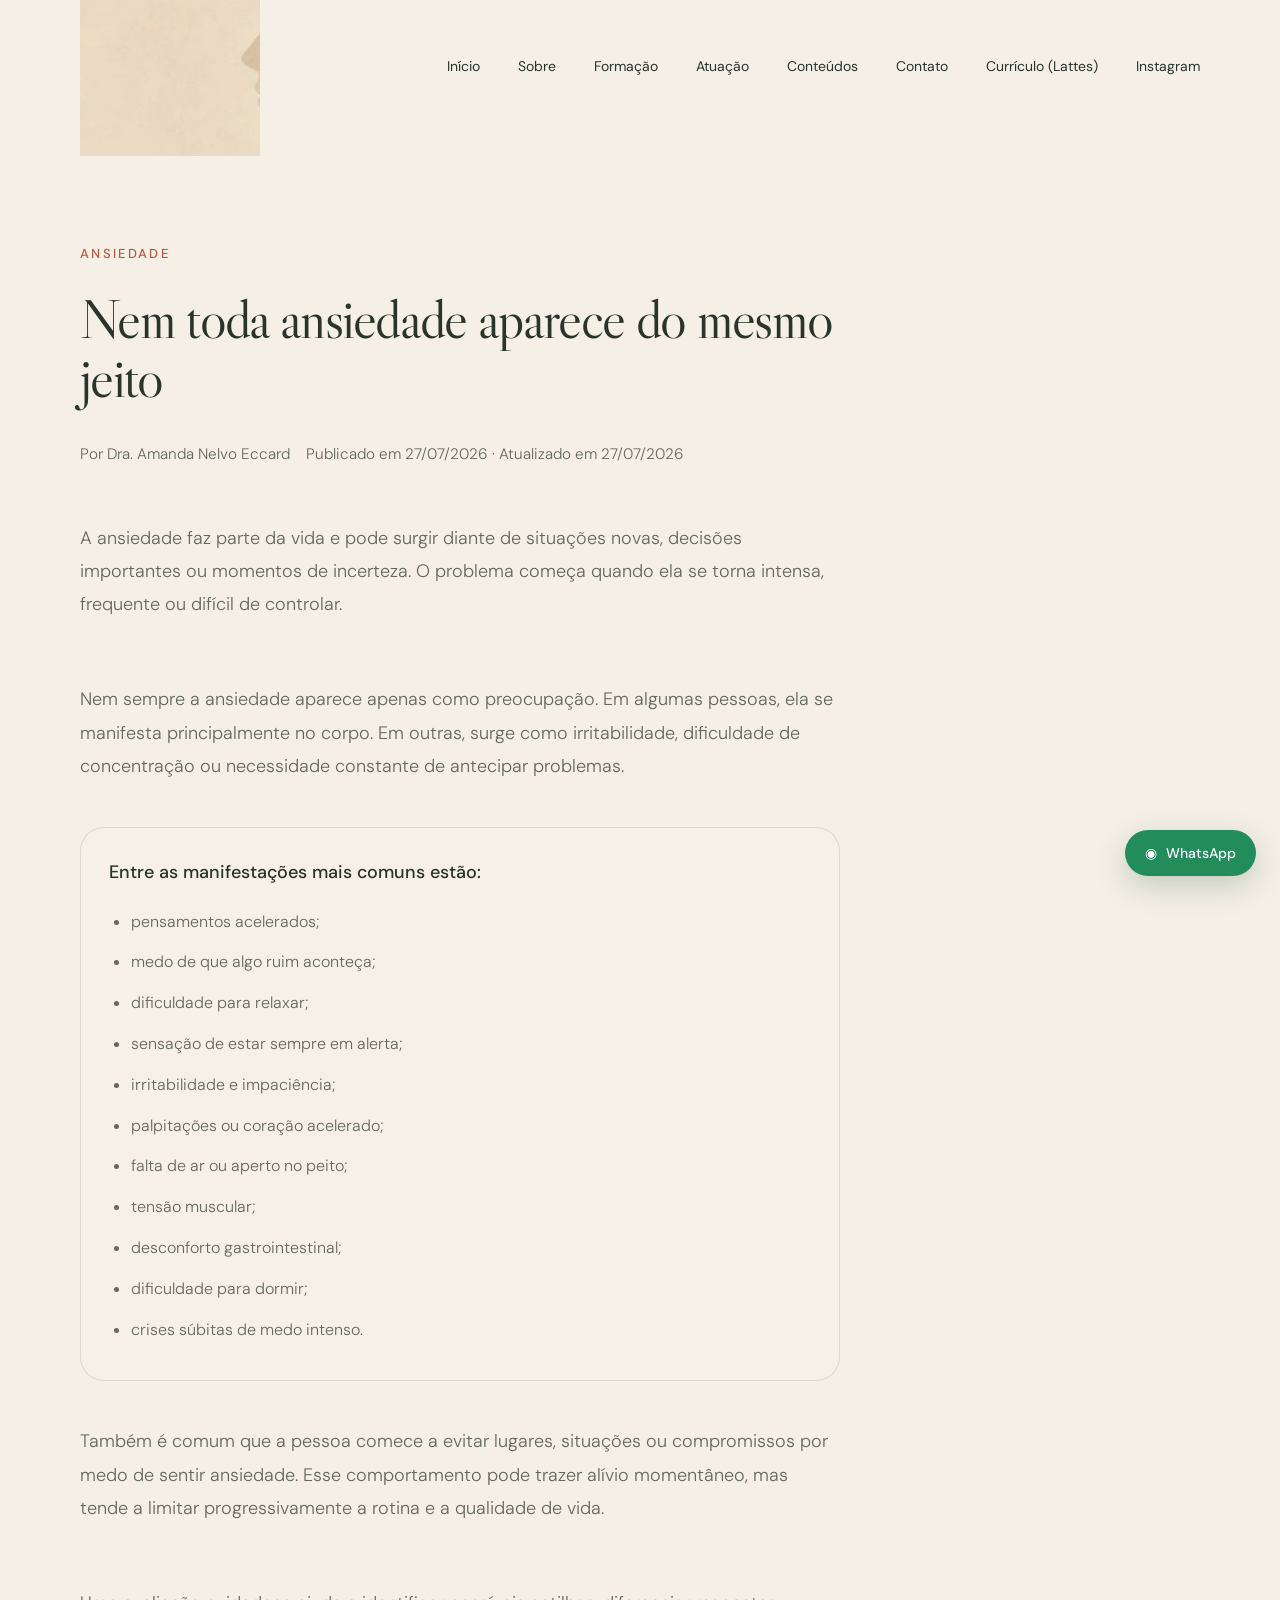
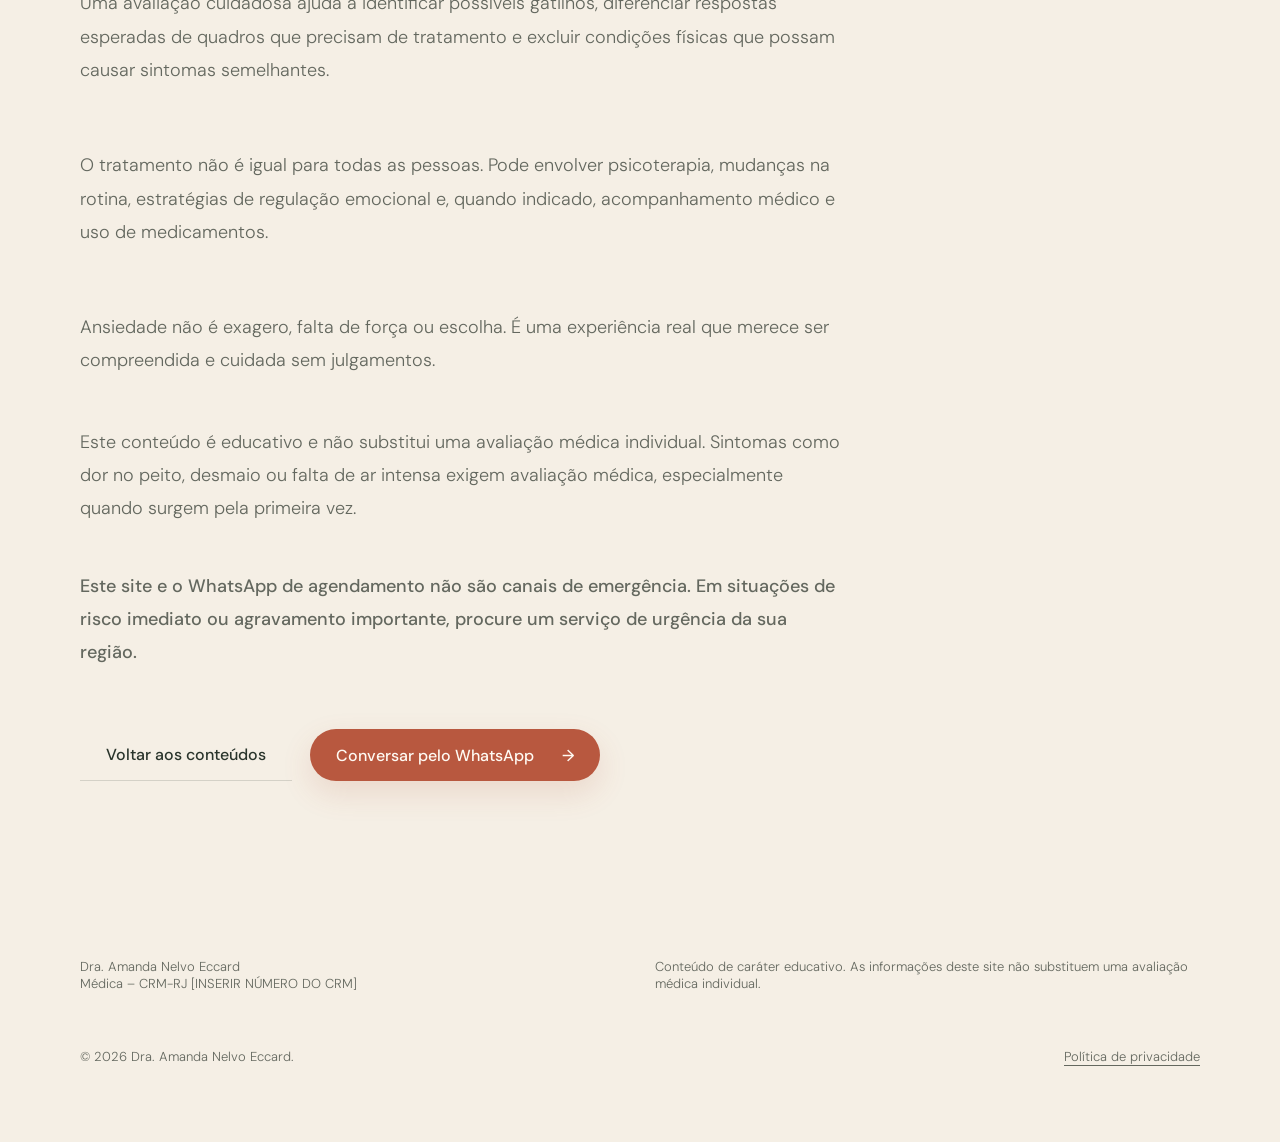
<file: docs/ansiedade.html>
<!doctype html>
<html lang="pt-BR">
<head>
  <meta charset="utf-8">
  <meta name="viewport" content="width=device-width, initial-scale=1">
  <meta name="description" content="Conheça diferentes formas de ansiedade, sinais mais comuns e quando buscar avaliação em saúde mental.">
  <title>Nem toda ansiedade aparece do mesmo jeito | Dra. Amanda Nelvo Eccard</title>
  <link rel="preconnect" href="https://fonts.googleapis.com">
  <link rel="preconnect" href="https://fonts.gstatic.com" crossorigin>
  <link href="https://fonts.googleapis.com/css2?family=DM+Sans:wght@300;400;500;600&family=Libre+Caslon+Display&family=Libre+Caslon+Text:ital@0;1&display=swap" rel="stylesheet">
  <link rel="stylesheet" href="styles.css">
</head>
<body>
  <header class="header">
    <a class="brand" href="index.html" aria-label="Início">
      <img src="assets/logo.jpg" alt="Dra. Amanda Nelvo">
    </a>
    <button class="menu-button" type="button" aria-label="Abrir menu" aria-expanded="false">☰</button>
    <nav class="nav" aria-label="Navegação principal">
      <a href="index.html#inicio">Início</a>
      <a href="index.html#sobre">Sobre</a>
      <a href="index.html#formacao">Formação</a>
      <a href="index.html#atuacao">Atuação</a>
      <a href="index.html#conteudos">Conteúdos</a>
      <a href="index.html#contato">Contato</a>
      <a href="https://buscatextual.cnpq.br/buscatextual/visualizacv.do?metodo=apresentar&id=K9742336J7" target="_blank" rel="noopener">Currículo (Lattes)</a>
      <a href="https://www.instagram.com/dra.amandanelvo" target="_blank" rel="noopener">Instagram</a>
    </nav>
  </header>

  <main>
    <section class="article-page section">
      <div class="article-header">
        <p class="eyebrow">Ansiedade</p>
        <h1>Nem toda ansiedade aparece do mesmo jeito</h1>
        <div class="article-meta"><span>Por Dra. Amanda Nelvo Eccard</span><span>Publicado em 27/07/2026 · Atualizado em 27/07/2026</span></div>
      </div>
      <div class="article-content">
        <p>A ansiedade faz parte da vida e pode surgir diante de situações novas, decisões importantes ou momentos de incerteza. O problema começa quando ela se torna intensa, frequente ou difícil de controlar.</p>
        <p>Nem sempre a ansiedade aparece apenas como preocupação. Em algumas pessoas, ela se manifesta principalmente no corpo. Em outras, surge como irritabilidade, dificuldade de concentração ou necessidade constante de antecipar problemas.</p>

        <div class="article-panel">
          <p>Entre as manifestações mais comuns estão:</p>
          <ul>
            <li>pensamentos acelerados;</li>
            <li>medo de que algo ruim aconteça;</li>
            <li>dificuldade para relaxar;</li>
            <li>sensação de estar sempre em alerta;</li>
            <li>irritabilidade e impaciência;</li>
            <li>palpitações ou coração acelerado;</li>
            <li>falta de ar ou aperto no peito;</li>
            <li>tensão muscular;</li>
            <li>desconforto gastrointestinal;</li>
            <li>dificuldade para dormir;</li>
            <li>crises súbitas de medo intenso.</li>
          </ul>
        </div>

        <p>Também é comum que a pessoa comece a evitar lugares, situações ou compromissos por medo de sentir ansiedade. Esse comportamento pode trazer alívio momentâneo, mas tende a limitar progressivamente a rotina e a qualidade de vida.</p>
        <p>Uma avaliação cuidadosa ajuda a identificar possíveis gatilhos, diferenciar respostas esperadas de quadros que precisam de tratamento e excluir condições físicas que possam causar sintomas semelhantes.</p>
        <p>O tratamento não é igual para todas as pessoas. Pode envolver psicoterapia, mudanças na rotina, estratégias de regulação emocional e, quando indicado, acompanhamento médico e uso de medicamentos.</p>
        <p>Ansiedade não é exagero, falta de força ou escolha. É uma experiência real que merece ser compreendida e cuidada sem julgamentos.</p>

        <p class="disclaimer">Este conteúdo é educativo e não substitui uma avaliação médica individual. Sintomas como dor no peito, desmaio ou falta de ar intensa exigem avaliação médica, especialmente quando surgem pela primeira vez.</p>
        <p class="emergency-note">Este site e o WhatsApp de agendamento não são canais de emergência. Em situações de risco imediato ou agravamento importante, procure um serviço de urgência da sua região.</p>
        <div class="article-actions">
          <a class="button text-button" href="index.html#conteudos">Voltar aos conteúdos</a>
          <a class="button primary" href="https://wa.me/5521973775036?text=Olá%2C%20Dra.%20Amanda.%20Gostaria%20de%20agendar%20uma%20consulta." target="_blank" rel="noopener">Conversar pelo WhatsApp <span>→</span></a>
        </div>
      </div>
    </section>
  </main>

  <footer>
    <p>Dra. Amanda Nelvo Eccard<br>Médica – CRM-RJ [INSERIR NÚMERO DO CRM]</p>
    <p>Conteúdo de caráter educativo. As informações deste site não substituem uma avaliação médica individual.</p>
    <p>© <span id="year"></span> Dra. Amanda Nelvo Eccard.</p>
    <p><a class="footer-link" href="politica-de-privacidade.html">Política de privacidade</a></p>
  </footer>

  <a class="whatsapp-float" href="https://wa.me/5521973775036?text=Olá%2C%20Dra.%20Amanda.%20Gostaria%20de%20agendar%20uma%20consulta." target="_blank" rel="noopener" aria-label="Falar pelo WhatsApp">◉ <span>WhatsApp</span></a>
  <script src="script.js"></script>
</body>
</html>
</file>
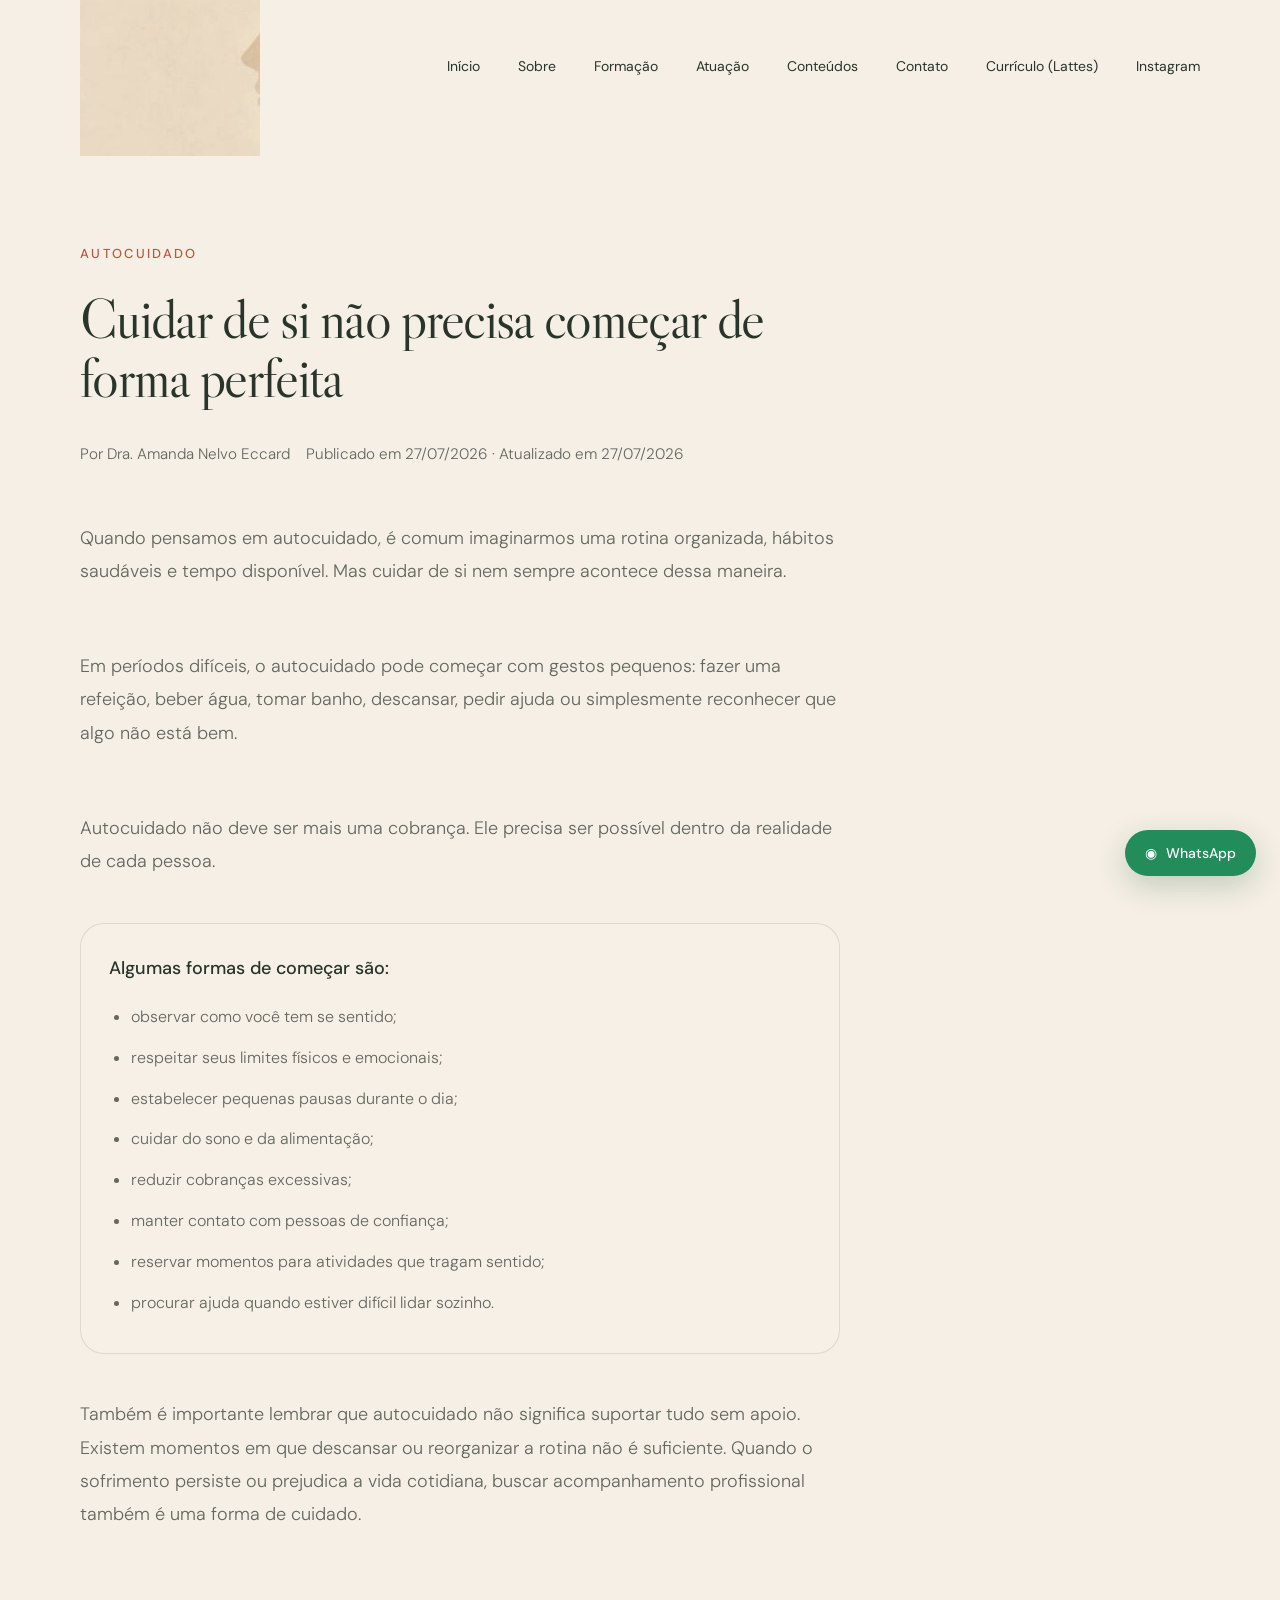
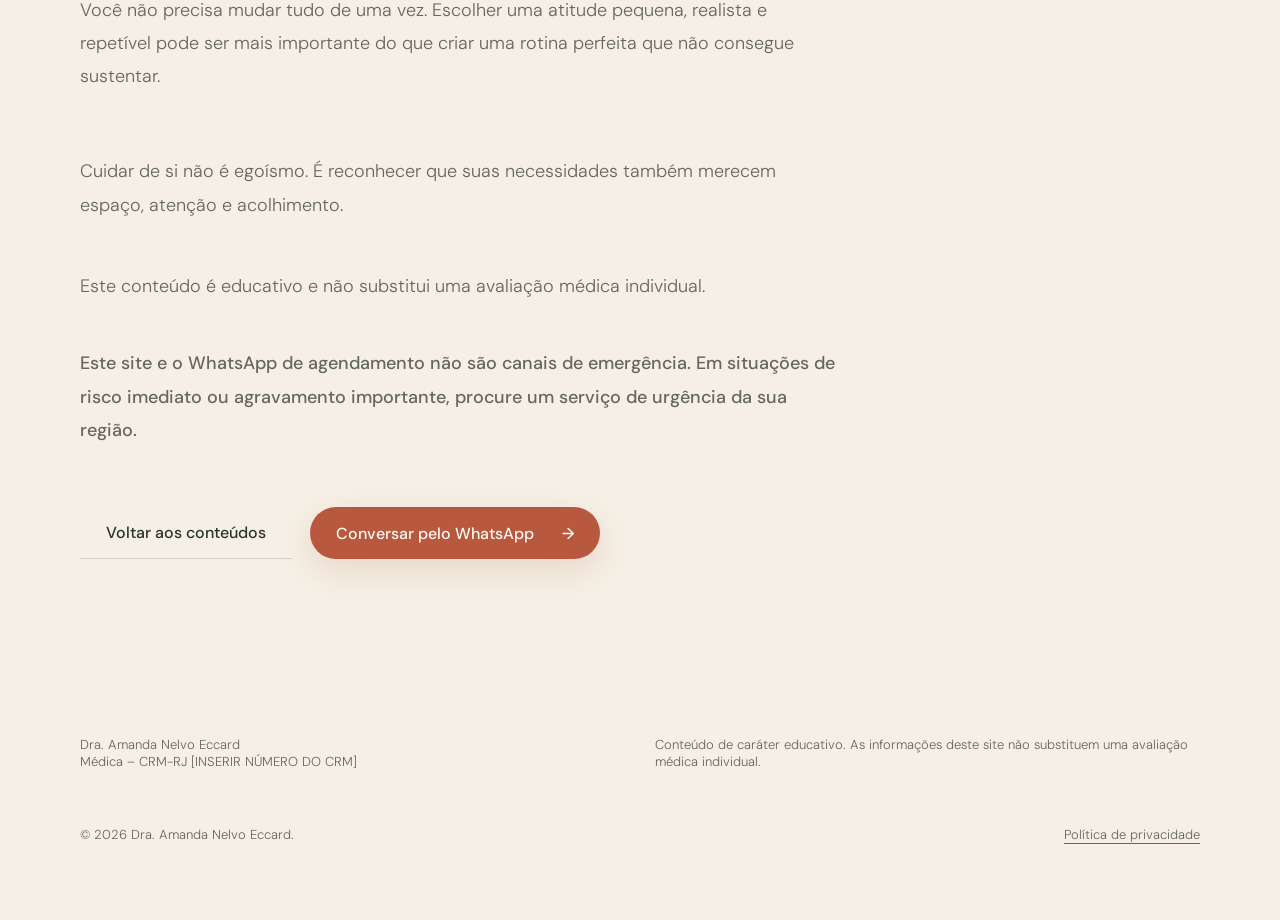
<file: docs/autocuidado.html>
<!doctype html>
<html lang="pt-BR">
<head>
  <meta charset="utf-8">
  <meta name="viewport" content="width=device-width, initial-scale=1">
  <meta name="description" content="Descubra como iniciar o autocuidado de forma possível e gentil, respeitando seus limites e rotina.">
  <title>Cuidar de si não precisa começar de forma perfeita | Dra. Amanda Nelvo Eccard</title>
  <link rel="preconnect" href="https://fonts.googleapis.com">
  <link rel="preconnect" href="https://fonts.gstatic.com" crossorigin>
  <link href="https://fonts.googleapis.com/css2?family=DM+Sans:wght@300;400;500;600&family=Libre+Caslon+Display&family=Libre+Caslon+Text:ital@0;1&display=swap" rel="stylesheet">
  <link rel="stylesheet" href="styles.css">
</head>
<body>
  <header class="header">
    <a class="brand" href="index.html" aria-label="Início">
      <img src="assets/logo.jpg" alt="Dra. Amanda Nelvo">
    </a>
    <button class="menu-button" type="button" aria-label="Abrir menu" aria-expanded="false">☰</button>
    <nav class="nav" aria-label="Navegação principal">
      <a href="index.html#inicio">Início</a>
      <a href="index.html#sobre">Sobre</a>
      <a href="index.html#formacao">Formação</a>
      <a href="index.html#atuacao">Atuação</a>
      <a href="index.html#conteudos">Conteúdos</a>
      <a href="index.html#contato">Contato</a>
      <a href="https://buscatextual.cnpq.br/buscatextual/visualizacv.do?metodo=apresentar&id=K9742336J7" target="_blank" rel="noopener">Currículo (Lattes)</a>
      <a href="https://www.instagram.com/dra.amandanelvo" target="_blank" rel="noopener">Instagram</a>
    </nav>
  </header>

  <main>
    <section class="article-page section">
      <div class="article-header">
        <p class="eyebrow">Autocuidado</p>
        <h1>Cuidar de si não precisa começar de forma perfeita</h1>
        <div class="article-meta"><span>Por Dra. Amanda Nelvo Eccard</span><span>Publicado em 27/07/2026 · Atualizado em 27/07/2026</span></div>
      </div>
      <div class="article-content">
        <p>Quando pensamos em autocuidado, é comum imaginarmos uma rotina organizada, hábitos saudáveis e tempo disponível. Mas cuidar de si nem sempre acontece dessa maneira.</p>
        <p>Em períodos difíceis, o autocuidado pode começar com gestos pequenos: fazer uma refeição, beber água, tomar banho, descansar, pedir ajuda ou simplesmente reconhecer que algo não está bem.</p>
        <p>Autocuidado não deve ser mais uma cobrança. Ele precisa ser possível dentro da realidade de cada pessoa.</p>

        <div class="article-panel">
          <p>Algumas formas de começar são:</p>
          <ul>
            <li>observar como você tem se sentido;</li>
            <li>respeitar seus limites físicos e emocionais;</li>
            <li>estabelecer pequenas pausas durante o dia;</li>
            <li>cuidar do sono e da alimentação;</li>
            <li>reduzir cobranças excessivas;</li>
            <li>manter contato com pessoas de confiança;</li>
            <li>reservar momentos para atividades que tragam sentido;</li>
            <li>procurar ajuda quando estiver difícil lidar sozinho.</li>
          </ul>
        </div>

        <p>Também é importante lembrar que autocuidado não significa suportar tudo sem apoio. Existem momentos em que descansar ou reorganizar a rotina não é suficiente. Quando o sofrimento persiste ou prejudica a vida cotidiana, buscar acompanhamento profissional também é uma forma de cuidado.</p>
        <p>Você não precisa mudar tudo de uma vez. Escolher uma atitude pequena, realista e repetível pode ser mais importante do que criar uma rotina perfeita que não consegue sustentar.</p>
        <p>Cuidar de si não é egoísmo. É reconhecer que suas necessidades também merecem espaço, atenção e acolhimento.</p>

        <p class="disclaimer">Este conteúdo é educativo e não substitui uma avaliação médica individual.</p>
        <p class="emergency-note">Este site e o WhatsApp de agendamento não são canais de emergência. Em situações de risco imediato ou agravamento importante, procure um serviço de urgência da sua região.</p>
        <div class="article-actions">
          <a class="button text-button" href="index.html#conteudos">Voltar aos conteúdos</a>
          <a class="button primary" href="https://wa.me/5521973775036?text=Olá%2C%20Dra.%20Amanda.%20Gostaria%20de%20agendar%20uma%20consulta." target="_blank" rel="noopener">Conversar pelo WhatsApp <span>→</span></a>
        </div>
      </div>
    </section>
  </main>

  <footer>
    <p>Dra. Amanda Nelvo Eccard<br>Médica – CRM-RJ [INSERIR NÚMERO DO CRM]</p>
    <p>Conteúdo de caráter educativo. As informações deste site não substituem uma avaliação médica individual.</p>
    <p>© <span id="year"></span> Dra. Amanda Nelvo Eccard.</p>
    <p><a class="footer-link" href="politica-de-privacidade.html">Política de privacidade</a></p>
  </footer>

  <a class="whatsapp-float" href="https://wa.me/5521973775036?text=Olá%2C%20Dra.%20Amanda.%20Gostaria%20de%20agendar%20uma%20consulta." target="_blank" rel="noopener" aria-label="Falar pelo WhatsApp">◉ <span>WhatsApp</span></a>
  <script src="script.js"></script>
</body>
</html>
</file>
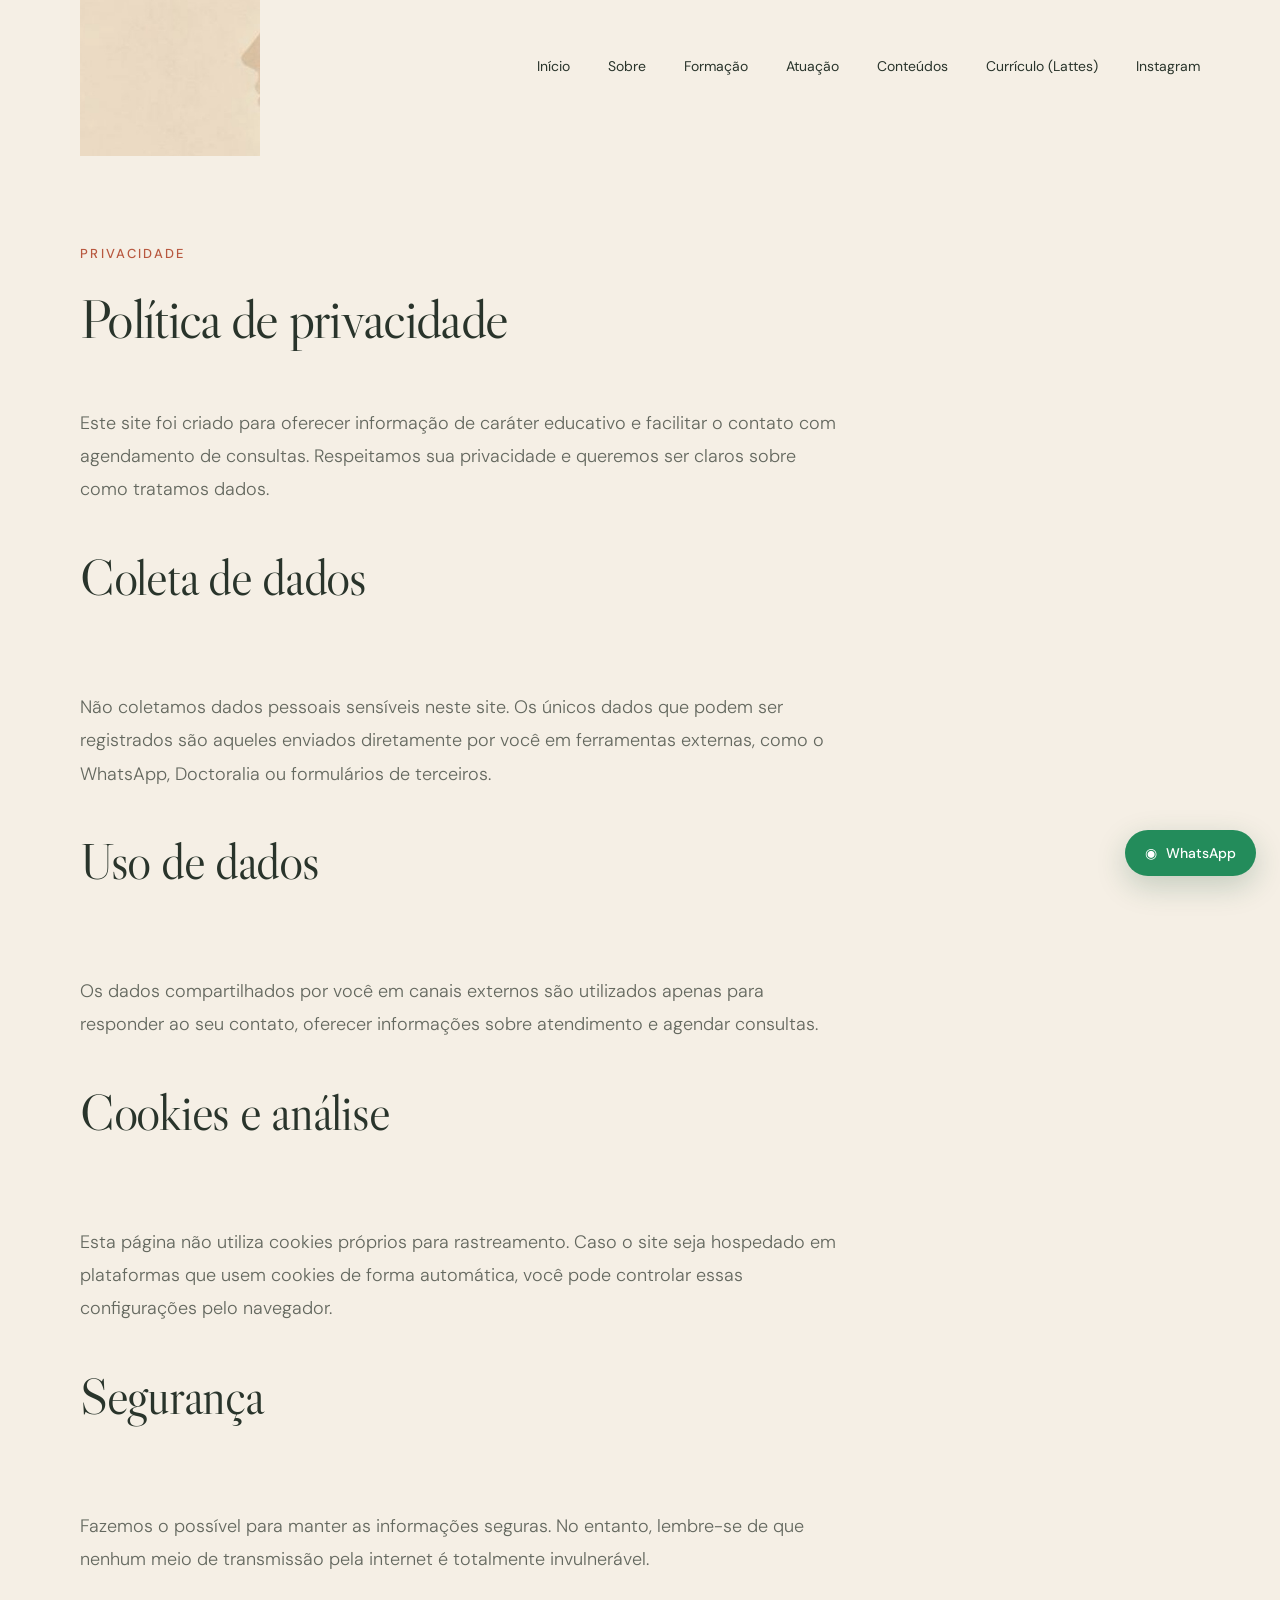
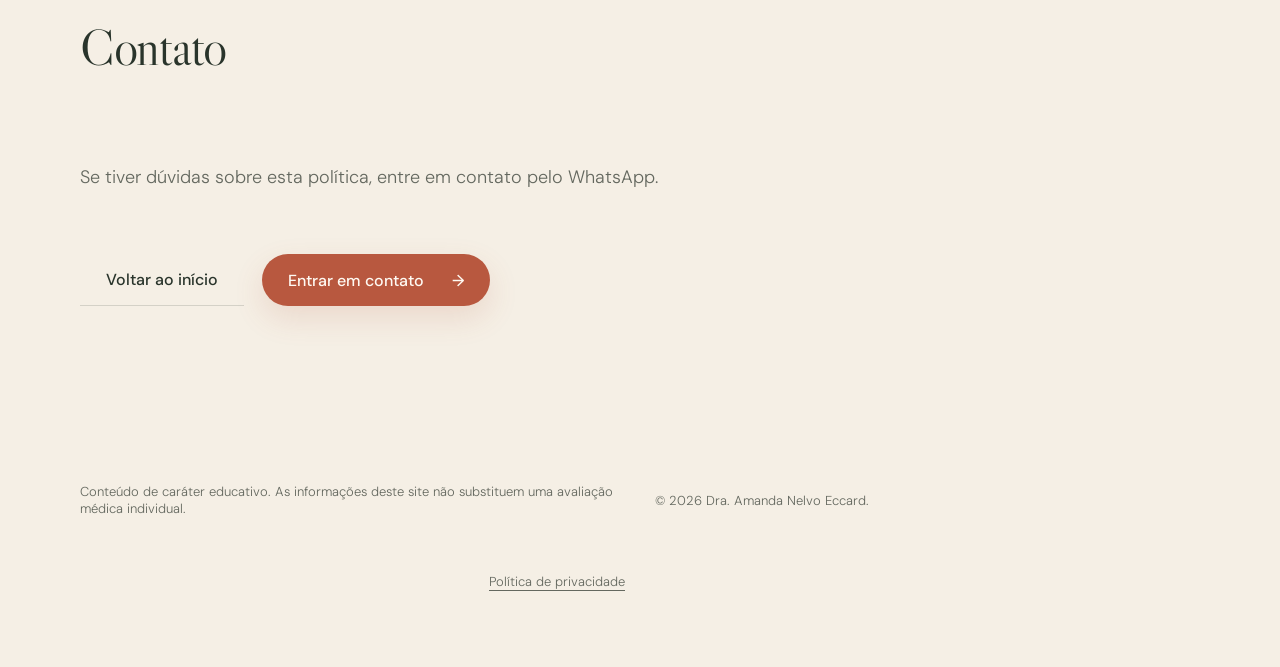
<file: docs/politica-de-privacidade.html>
<!doctype html>
<html lang="pt-BR">
<head>
  <meta charset="utf-8">
  <meta name="viewport" content="width=device-width, initial-scale=1">
  <meta name="description" content="Política de privacidade do site da Dra. Amanda Nelvo Eccard, com informações sobre dados pessoais e uso de cookies.">
  <title>Política de privacidade | Dra. Amanda Nelvo Eccard</title>
  <link rel="preconnect" href="https://fonts.googleapis.com">
  <link rel="preconnect" href="https://fonts.gstatic.com" crossorigin>
  <link href="https://fonts.googleapis.com/css2?family=DM+Sans:wght@300;400;500;600&family=Libre+Caslon+Display&family=Libre+Caslon+Text:ital@0;1&display=swap" rel="stylesheet">
  <link rel="stylesheet" href="styles.css">
</head>
<body>
  <header class="header">
    <a class="brand" href="index.html" aria-label="Início">
      <img src="assets/logo.jpg" alt="Dra. Amanda Nelvo">
    </a>
    <button class="menu-button" type="button" aria-label="Abrir menu" aria-expanded="false">☰</button>
    <nav class="nav" aria-label="Navegação principal">
      <a href="index.html#inicio">Início</a>
      <a href="index.html#sobre">Sobre</a>
      <a href="index.html#formacao">Formação</a>
      <a href="index.html#atuacao">Atuação</a>
      <a href="index.html#conteudos">Conteúdos</a>
      <a href="https://buscatextual.cnpq.br/buscatextual/visualizacv.do?metodo=apresentar&id=K9742336J7" target="_blank" rel="noopener">Currículo (Lattes)</a>
      <a href="https://www.instagram.com/dra.amandanelvo" target="_blank" rel="noopener">Instagram</a>
    </nav>
  </header>

  <main>
    <section class="article-page section">
      <div class="article-header">
        <p class="eyebrow">Privacidade</p>
        <h1>Política de privacidade</h1>
      </div>
      <div class="article-content">
        <p>Este site foi criado para oferecer informação de caráter educativo e facilitar o contato com agendamento de consultas. Respeitamos sua privacidade e queremos ser claros sobre como tratamos dados.</p>
        <h2>Coleta de dados</h2>
        <p>Não coletamos dados pessoais sensíveis neste site. Os únicos dados que podem ser registrados são aqueles enviados diretamente por você em ferramentas externas, como o WhatsApp, Doctoralia ou formulários de terceiros.</p>
        <h2>Uso de dados</h2>
        <p>Os dados compartilhados por você em canais externos são utilizados apenas para responder ao seu contato, oferecer informações sobre atendimento e agendar consultas.</p>
        <h2>Cookies e análise</h2>
        <p>Esta página não utiliza cookies próprios para rastreamento. Caso o site seja hospedado em plataformas que usem cookies de forma automática, você pode controlar essas configurações pelo navegador.</p>
        <h2>Segurança</h2>
        <p>Fazemos o possível para manter as informações seguras. No entanto, lembre-se de que nenhum meio de transmissão pela internet é totalmente invulnerável.</p>
        <h2>Contato</h2>
        <p>Se tiver dúvidas sobre esta política, entre em contato pelo WhatsApp.</p>
        <div class="article-actions">
          <a class="button text-button" href="index.html">Voltar ao início</a>
          <a class="button primary" href="https://wa.me/5521973775036?text=Olá%2C%20Dra.%20Amanda.%20Tenho%20uma%20dúvida%20sobre%20a%20política%20de%20privacidade." target="_blank" rel="noopener">Entrar em contato <span>→</span></a>
        </div>
      </div>
    </section>
  </main>

  <footer>
    <p>Conteúdo de caráter educativo. As informações deste site não substituem uma avaliação médica individual.</p>
    <p>© <span id="year"></span> Dra. Amanda Nelvo Eccard.</p>
    <p><a class="footer-link" href="politica-de-privacidade.html">Política de privacidade</a></p>
  </footer>

  <a class="whatsapp-float" href="https://wa.me/5521973775036?text=Olá%2C%20Dra.%20Amanda.%20Gostaria%20de%20agendar%20uma%20consulta." target="_blank" rel="noopener" aria-label="Falar pelo WhatsApp">◉ <span>WhatsApp</span></a>
  <script src="script.js"></script>
</body>
</html>
</file>
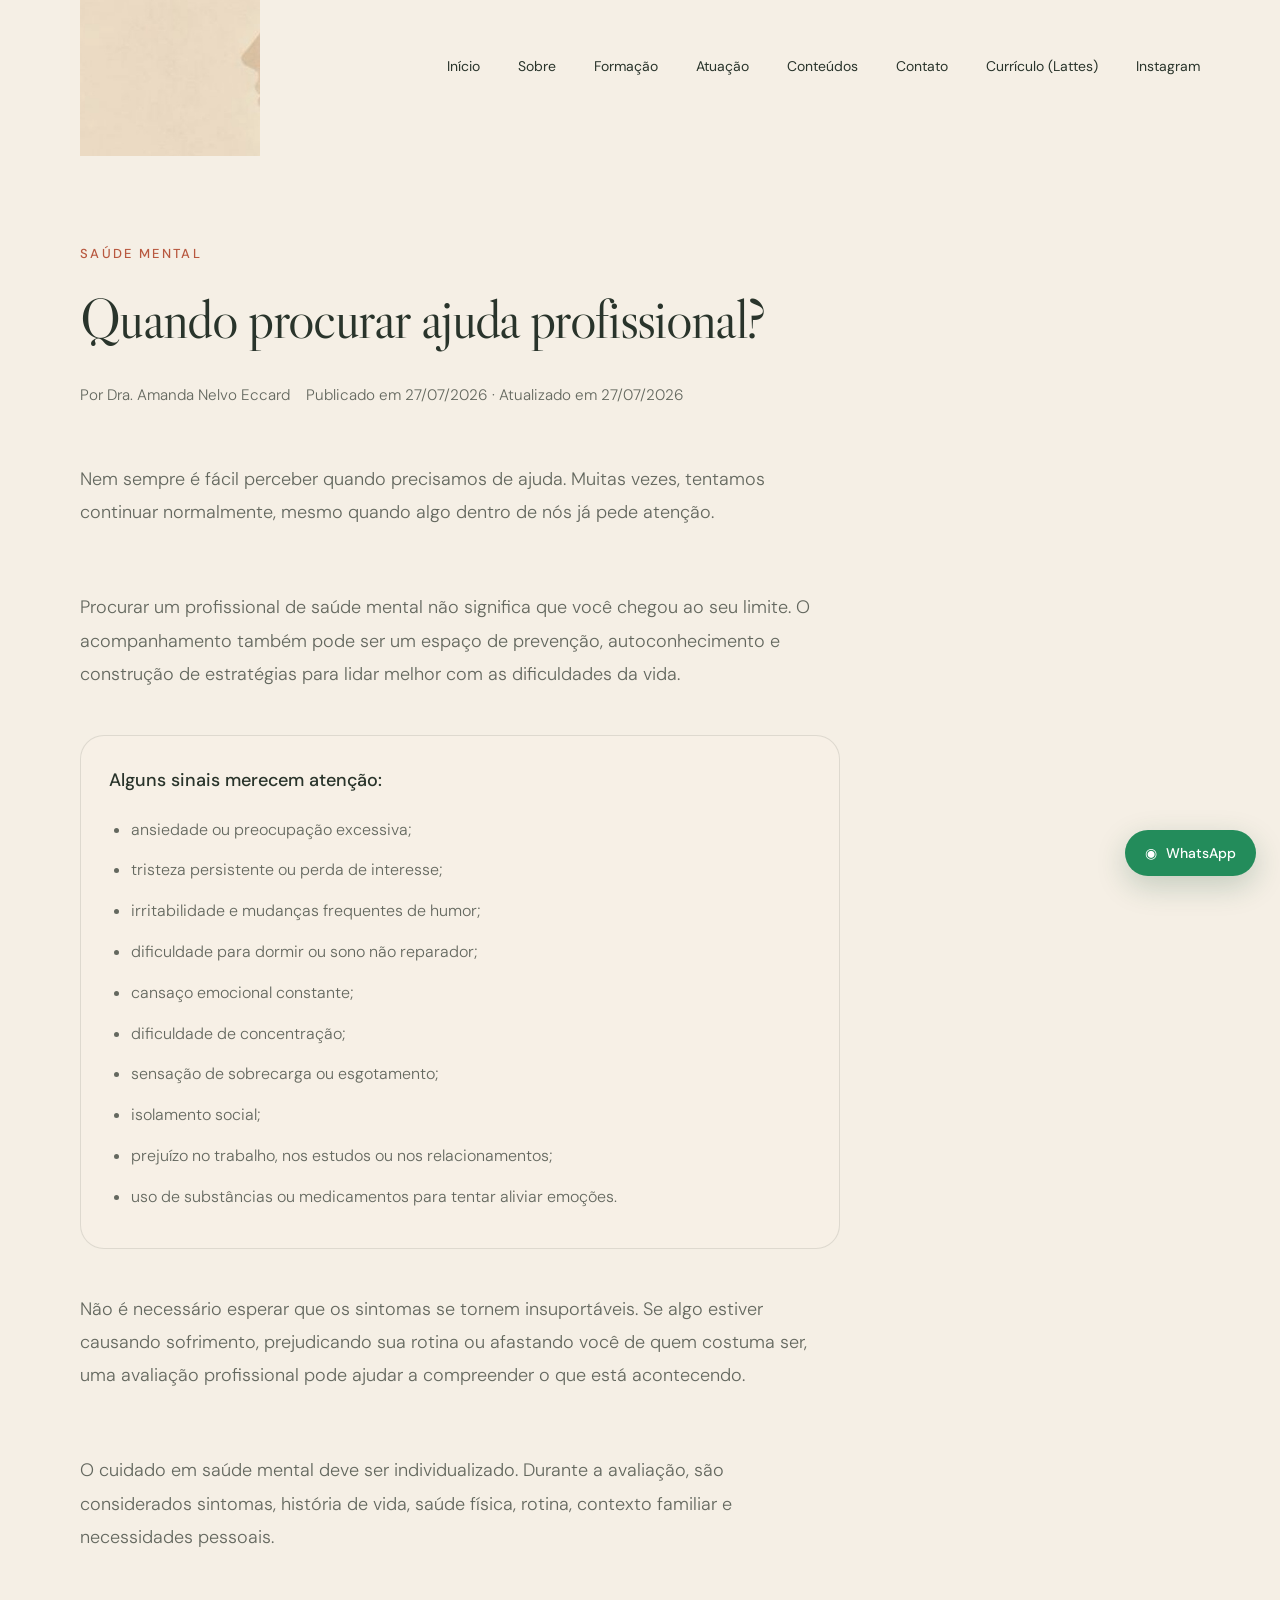
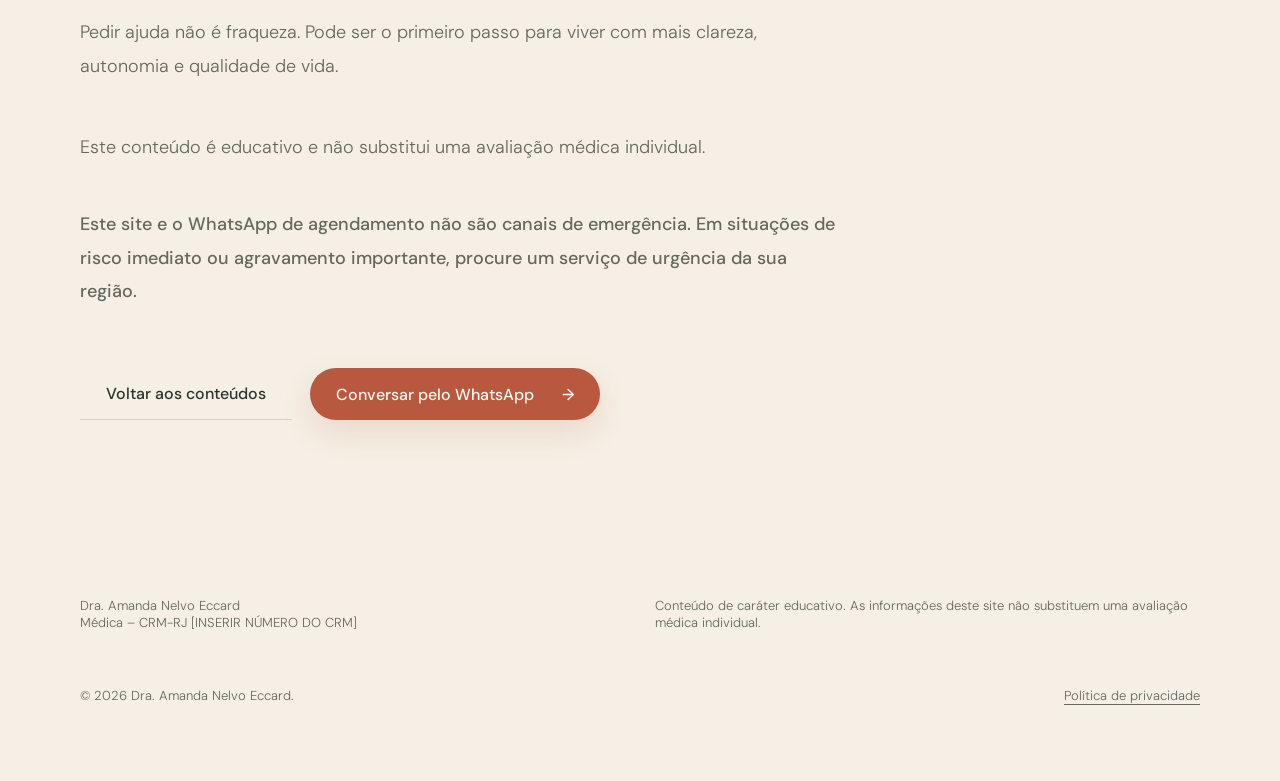
<file: docs/quando-procurar-ajuda.html>
<!doctype html>
<html lang="pt-BR">
<head>
  <meta charset="utf-8">
  <meta name="viewport" content="width=device-width, initial-scale=1">
  <meta name="description" content="Saiba quando procurar ajuda profissional em saúde mental, com sinais de alerta e orientações para cuidado individualizado.">
  <title>Quando procurar ajuda profissional? | Dra. Amanda Nelvo Eccard</title>
  <link rel="preconnect" href="https://fonts.googleapis.com">
  <link rel="preconnect" href="https://fonts.gstatic.com" crossorigin>
  <link href="https://fonts.googleapis.com/css2?family=DM+Sans:wght@300;400;500;600&family=Libre+Caslon+Display&family=Libre+Caslon+Text:ital@0;1&display=swap" rel="stylesheet">
  <link rel="stylesheet" href="styles.css">
</head>
<body>
  <header class="header">
      <a class="brand" href="index.html" aria-label="Início">
        <img src="assets/logo.jpg" alt="Dra. Amanda Nelvo">
      </a>
      <button class="menu-button" type="button" aria-label="Abrir menu" aria-expanded="false">☰</button>
      <nav class="nav" aria-label="Navegação principal">
        <a href="index.html#inicio">Início</a>
        <a href="index.html#sobre">Sobre</a>
        <a href="index.html#formacao">Formação</a>
        <a href="index.html#atuacao">Atuação</a>
        <a href="index.html#conteudos">Conteúdos</a>
      <a href="index.html#contato">Contato</a>
      <a href="https://buscatextual.cnpq.br/buscatextual/visualizacv.do?metodo=apresentar&id=K9742336J7" target="_blank" rel="noopener">Currículo (Lattes)</a>
      <a href="https://www.instagram.com/dra.amandanelvo" target="_blank" rel="noopener">Instagram</a>
    </nav>
  </header>

  <main>
    <section class="article-page section">
      <div class="article-header">
        <p class="eyebrow">Saúde mental</p>
        <h1>Quando procurar ajuda profissional?</h1>
        <div class="article-meta"><span>Por Dra. Amanda Nelvo Eccard</span><span>Publicado em 27/07/2026 · Atualizado em 27/07/2026</span></div>
      </div>
      <div class="article-content">
        <p>Nem sempre é fácil perceber quando precisamos de ajuda. Muitas vezes, tentamos continuar normalmente, mesmo quando algo dentro de nós já pede atenção.</p>
        <p>Procurar um profissional de saúde mental não significa que você chegou ao seu limite. O acompanhamento também pode ser um espaço de prevenção, autoconhecimento e construção de estratégias para lidar melhor com as dificuldades da vida.</p>

        <div class="article-panel">
          <p>Alguns sinais merecem atenção:</p>
          <ul>
            <li>ansiedade ou preocupação excessiva;</li>
            <li>tristeza persistente ou perda de interesse;</li>
            <li>irritabilidade e mudanças frequentes de humor;</li>
            <li>dificuldade para dormir ou sono não reparador;</li>
            <li>cansaço emocional constante;</li>
            <li>dificuldade de concentração;</li>
            <li>sensação de sobrecarga ou esgotamento;</li>
            <li>isolamento social;</li>
            <li>prejuízo no trabalho, nos estudos ou nos relacionamentos;</li>
            <li>uso de substâncias ou medicamentos para tentar aliviar emoções.</li>
          </ul>
        </div>

        <p>Não é necessário esperar que os sintomas se tornem insuportáveis. Se algo estiver causando sofrimento, prejudicando sua rotina ou afastando você de quem costuma ser, uma avaliação profissional pode ajudar a compreender o que está acontecendo.</p>
        <p>O cuidado em saúde mental deve ser individualizado. Durante a avaliação, são considerados sintomas, história de vida, saúde física, rotina, contexto familiar e necessidades pessoais.</p>
        <p>Pedir ajuda não é fraqueza. Pode ser o primeiro passo para viver com mais clareza, autonomia e qualidade de vida.</p>

        <p class="disclaimer">Este conteúdo é educativo e não substitui uma avaliação médica individual.</p>
        <p class="emergency-note">Este site e o WhatsApp de agendamento não são canais de emergência. Em situações de risco imediato ou agravamento importante, procure um serviço de urgência da sua região.</p>
        <div class="article-actions">
          <a class="button text-button" href="index.html#conteudos">Voltar aos conteúdos</a>
          <a class="button primary" href="https://wa.me/5521973775036?text=Olá%2C%20Dra.%20Amanda.%20Gostaria%20de%20agendar%20uma%20consulta." target="_blank" rel="noopener">Conversar pelo WhatsApp <span>→</span></a>
        </div>
      </div>
    </section>
  </main>

  <footer>
    <p>Dra. Amanda Nelvo Eccard<br>Médica – CRM-RJ [INSERIR NÚMERO DO CRM]</p>
    <p>Conteúdo de caráter educativo. As informações deste site não substituem uma avaliação médica individual.</p>
    <p>© <span id="year"></span> Dra. Amanda Nelvo Eccard.</p>
    <p><a class="footer-link" href="politica-de-privacidade.html">Política de privacidade</a></p>
  </footer>

  <a class="whatsapp-float" href="https://wa.me/5521973775036?text=Olá%2C%20Dra.%20Amanda.%20Gostaria%20de%20agendar%20uma%20consulta." target="_blank" rel="noopener" aria-label="Falar pelo WhatsApp">◉ <span>WhatsApp</span></a>
  <script src="script.js"></script>
</body>
</html>
</file>
<file: styles.css>
:root {
  --paper: #f5efe5;
  --paper-light: #fbf7f0;
  --ink: #29342b;
  --muted: #64685f;
  --terracotta: #b8583f;
  --moss: #56604a;
  --line: rgba(41, 52, 43, .16);
  --white: #fffaf3;
}

* { box-sizing: border-box; }
html { scroll-behavior: smooth; }
body { margin: 0; color: var(--ink); background: var(--paper); font-family: "DM Sans", sans-serif; font-weight: 300; }
a { color: inherit; text-decoration: none; }
img { display: block; max-width: 100%; }
.section { width: min(1120px, calc(100% - 64px)); margin: 0 auto; }

.header {
  width: min(1120px, calc(100% - 64px));
  height: 132px;
  margin: auto;
  display: flex;
  align-items: center;
  justify-content: space-between;
}
.brand img { width: 180px; mix-blend-mode: multiply; }
.nav { display: flex; gap: 38px; align-items: center; font-size: 14px; font-weight: 400; }
.nav a { padding: 8px 0; border-bottom: 1px solid transparent; transition: .2s ease; }
.nav a:hover { color: var(--terracotta); border-color: currentColor; }
.menu-button { display: none; border: 0; background: transparent; color: var(--ink); font-size: 26px; }

.hero { min-height: 565px; display: grid; grid-template-columns: .92fr 1.08fr; gap: 56px; align-items: center; padding: 42px 0 56px; }
.hero.no-art { grid-template-columns: 1fr; }
.eyebrow { color: var(--terracotta); font-size: 13px; font-weight: 500; letter-spacing: .18em; text-transform: uppercase; }
h1, h2, h3 { margin-top: 0; }
h1 { font-family: "Libre Caslon Display", serif; font-size: clamp(52px, 6vw, 76px); line-height: .92; font-weight: 400; letter-spacing: -.035em; margin: 28px 0 36px; }
h1 em { color: var(--terracotta); font-family: "Libre Caslon Text", serif; font-weight: 400; }
h2 { font-family: "Libre Caslon Display", serif; font-size: clamp(38px, 4vw, 54px); line-height: 1.05; font-weight: 400; letter-spacing: -.025em; }
h3 { font-family: "Libre Caslon Text", serif; font-size: 22px; font-weight: 400; }
.lead, .body-copy, .contact p { font-size: 18px; line-height: 1.72; color: var(--muted); }
.actions { display: flex; gap: 28px; align-items: center; margin-top: 34px; }
.button { display: inline-flex; align-items: center; justify-content: space-between; gap: 28px; min-height: 58px; padding: 0 28px; border-radius: 999px; font-weight: 500; transition: transform .2s ease, background .2s ease; }
.button:hover { transform: translateY(-2px); }
.primary { color: var(--white); background: var(--terracotta); box-shadow: 0 12px 30px rgba(184, 88, 63, .15); }
.primary:hover { background: #a84c36; }
.text-button { padding-inline: 10px; border-radius: 0; border-bottom: 1px solid var(--line); }
.hero-art { margin: 0; overflow: hidden; background: #eee4d5; }
.hero-art img { width: 100%; min-height: 440px; object-fit: cover; }

.principles { border-top: 1px solid var(--line); display: grid; grid-template-columns: repeat(3, 1fr); padding: 34px 0 80px; }
.principles article { padding: 0 42px; border-right: 1px solid var(--line); }
.principles article:first-child { padding-left: 0; }
.principles article:last-child { border: 0; padding-right: 0; }
.principles .icon { display: grid; place-items: center; width: 48px; height: 48px; margin-bottom: 16px; border-radius: 50%; color: var(--terracotta); background: #eee3d3; }
.principles p, .cards p { color: var(--muted); line-height: 1.7; }

.about { display: grid; grid-template-columns: .9fr 1.1fr; gap: 100px; padding: 110px 0; border-top: 1px solid var(--line); }
.body-copy p:first-child { margin-top: 0; }

.education { padding: 110px 0; }
.education > h2 { max-width: 660px; }
.cards { display: grid; grid-template-columns: repeat(3, 1fr); gap: 20px; margin-top: 50px; }
.cards article { min-height: 260px; padding: 34px; background: var(--paper-light); border: 1px solid rgba(184, 88, 63, .08); }
.cards span { display: block; color: var(--terracotta); font-size: 13px; letter-spacing: .15em; margin-bottom: 48px; }

.practice { display: grid; grid-template-columns: 1fr 1fr; gap: 80px; padding: 110px 0; border-block: 1px solid var(--line); }
.topics { display: flex; align-content: center; align-items: center; flex-wrap: wrap; gap: 12px; }
.topics span { padding: 12px 18px; border: 1px solid #a3a997; border-radius: 999px; color: var(--moss); background: rgba(255,255,255,.18); }

.content { padding: 110px 0; }
.section-heading { display: flex; align-items: end; justify-content: space-between; gap: 30px; }
.section-heading h2 { max-width: 680px; }
.section-heading a { color: var(--terracotta); font-weight: 500; border-bottom: 1px solid; padding-bottom: 5px; }
.posts { display: grid; grid-template-columns: repeat(3, 1fr); gap: 20px; margin-top: 42px; }
.posts .content-card { display: block; text-decoration: none; color: inherit; }
.posts .content-card article { min-height: 300px; padding: 32px; display: flex; flex-direction: column; background: #eae1d2; transition: transform .2s ease, background .2s ease; }
.posts .content-card:nth-child(1) article { background: #eae1d2; }
.posts .content-card:nth-child(2) article { background: #d9ddcf; }
.posts .content-card:nth-child(3) article { background: #ead0c3; }
.posts .content-card:hover article { transform: translateY(-3px); }
.posts .content-card p { color: var(--terracotta); text-transform: uppercase; letter-spacing: .14em; font-size: 12px; margin: 0 0 18px; }
.posts .content-card h3 { font-size: 28px; line-height: 1.25; margin: 0; }
.card-link { margin-top: auto; font-weight: 500; color: inherit; border-bottom: 1px solid transparent; display: inline-flex; gap: 8px; transition: .2s ease; }
.posts .content-card:hover .card-link { border-color: currentColor; color: var(--terracotta); }

.article-page { padding: 100px 0; }
.article-header { max-width: 760px; margin-bottom: 40px; }
.article-header h1 { font-size: clamp(38px, 5vw, 56px); line-height: 1.05; letter-spacing: -.03em; }
.article-content { max-width: 760px; display: grid; gap: 26px; }
.article-content p { color: var(--muted); font-size: 18px; line-height: 1.85; }
.article-panel { padding: 28px 28px 24px; background: #f7f0e6; border: 1px solid rgba(41,52,43,.12); border-radius: 24px; }
.article-panel p { margin: 0 0 18px; font-weight: 500; color: var(--ink); }
.article-panel ul { margin: 0; padding-left: 22px; color: var(--muted); line-height: 1.8; }
.article-panel li { margin-bottom: 12px; }
.disclaimer { margin-top: 4px; color: var(--muted); font-size: 15px; line-height: 1.8; }
.article-actions { display: flex; flex-wrap: wrap; gap: 18px; margin-top: 16px; }
.article-actions .button { min-height: 52px; padding: 0 26px; }
.article-actions .text-button { border-bottom: 1px solid var(--line); }
  .article-meta { display: flex; flex-wrap: wrap; gap: 16px; color: var(--muted); font-size: 0.95rem; margin-top: 16px; }
  .article-meta span { display: inline-block; }
  .emergency-note { margin-top: 0; color: var(--ink); font-size: 15px; line-height: 1.85; font-weight: 500; }
  .footer-link { color: inherit; border-bottom: 1px solid currentColor; }
.contact { width: min(1220px, calc(100% - 32px)); display: grid; grid-template-columns: 1.25fr .75fr; gap: 80px; padding: 80px; color: var(--white); background: var(--moss); }
.contact .eyebrow { color: #efb6a2; }
.contact h2 { max-width: 680px; }
.contact p { max-width: 720px; color: rgba(255,250,243,.75); }
.contact-actions { display: flex; flex-direction: column; align-items: flex-start; justify-content: center; gap: 24px; }
.light { color: var(--ink); background: var(--white); }
.contact-link { border-bottom: 1px solid rgba(255,255,255,.4); padding-bottom: 5px; }

footer { width: min(1120px, calc(100% - 64px)); margin: auto; padding: 64px 0; display: grid; grid-template-columns: 1fr 1fr; gap: 30px; align-items: center; color: var(--muted); font-size: 13px; }
footer p:last-child { text-align: right; }
.whatsapp-float { position: fixed; right: 24px; bottom: 24px; display: flex; gap: 9px; align-items: center; padding: 14px 20px; border-radius: 999px; color: white; background: #238c5b; box-shadow: 0 10px 30px rgba(25, 80, 53, .22); font-size: 14px; font-weight: 500; z-index: 20; }

@media (max-width: 900px) {
  .section { width: min(100% - 36px, 720px); }
  .header { width: calc(100% - 36px); height: 100px; }
  .brand img { width: 150px; }
  .menu-button { display: block; cursor: pointer; }
  .nav { display: none; position: absolute; z-index: 30; top: 90px; left: 18px; right: 18px; padding: 24px; flex-direction: column; align-items: flex-start; gap: 8px; background: var(--paper-light); box-shadow: 0 18px 40px rgba(41,52,43,.12); }
  .nav.open { display: flex; }
  .nav a { width: 100%; padding: 10px 0; }
  .hero { grid-template-columns: 1fr; padding-top: 24px; }
  .hero-art { order: -1; }
  .hero-art img { min-height: 0; }
  .principles, .cards, .posts { grid-template-columns: 1fr; }
  .principles article, .principles article:first-child, .principles article:last-child { padding: 28px 0; border-right: 0; border-bottom: 1px solid var(--line); }
  .about, .practice, .contact { grid-template-columns: 1fr; gap: 28px; }
  .about, .education, .practice, .content { padding: 76px 0; }
  .contact { width: 100%; padding: 60px 28px; }
  .section-heading { align-items: flex-start; flex-direction: column; }
  footer { width: calc(100% - 36px); grid-template-columns: 1fr; }
  footer p:last-child { text-align: left; }
}

@media (max-width: 560px) {
  h1 { font-size: 48px; }
  .actions { flex-direction: column; align-items: stretch; }
  .button { width: 100%; }
  .whatsapp-float span { display: none; }
  .whatsapp-float { padding: 15px 18px; }
}
</file>
<file: docs/styles.css>
:root {
  --paper: #f5efe5;
  --paper-light: #fbf7f0;
  --ink: #29342b;
  --muted: #64685f;
  --terracotta: #b8583f;
  --moss: #56604a;
  --line: rgba(41, 52, 43, .16);
  --white: #fffaf3;
}

* { box-sizing: border-box; }
html { scroll-behavior: smooth; }
body { margin: 0; color: var(--ink); background: var(--paper); font-family: "DM Sans", sans-serif; font-weight: 300; }
a { color: inherit; text-decoration: none; }
img { display: block; max-width: 100%; }
.section { width: min(1120px, calc(100% - 64px)); margin: 0 auto; }

.header {
  width: min(1120px, calc(100% - 64px));
  height: 132px;
  margin: auto;
  display: flex;
  align-items: center;
  justify-content: space-between;
}
.brand img { width: 180px; mix-blend-mode: multiply; }
.nav { display: flex; gap: 38px; align-items: center; font-size: 14px; font-weight: 400; }
.nav a { padding: 8px 0; border-bottom: 1px solid transparent; transition: .2s ease; }
.nav a:hover { color: var(--terracotta); border-color: currentColor; }
.menu-button { display: none; border: 0; background: transparent; color: var(--ink); font-size: 26px; }

.hero { min-height: 565px; display: grid; grid-template-columns: .92fr 1.08fr; gap: 56px; align-items: center; padding: 42px 0 56px; }
.hero.no-art { grid-template-columns: 1fr; }
.eyebrow { color: var(--terracotta); font-size: 13px; font-weight: 500; letter-spacing: .18em; text-transform: uppercase; }
h1, h2, h3 { margin-top: 0; }
h1 { font-family: "Libre Caslon Display", serif; font-size: clamp(52px, 6vw, 76px); line-height: .92; font-weight: 400; letter-spacing: -.035em; margin: 28px 0 36px; }
h1 em { color: var(--terracotta); font-family: "Libre Caslon Text", serif; font-weight: 400; }
h2 { font-family: "Libre Caslon Display", serif; font-size: clamp(38px, 4vw, 54px); line-height: 1.05; font-weight: 400; letter-spacing: -.025em; }
h3 { font-family: "Libre Caslon Text", serif; font-size: 22px; font-weight: 400; }
.lead, .body-copy, .contact p { font-size: 18px; line-height: 1.72; color: var(--muted); }
.actions { display: flex; gap: 28px; align-items: center; margin-top: 34px; }
.button { display: inline-flex; align-items: center; justify-content: space-between; gap: 28px; min-height: 58px; padding: 0 28px; border-radius: 999px; font-weight: 500; transition: transform .2s ease, background .2s ease; }
.button:hover { transform: translateY(-2px); }
.primary { color: var(--white); background: var(--terracotta); box-shadow: 0 12px 30px rgba(184, 88, 63, .15); }
.primary:hover { background: #a84c36; }
.text-button { padding-inline: 10px; border-radius: 0; border-bottom: 1px solid var(--line); }
.hero-art { margin: 0; overflow: hidden; background: #eee4d5; }
.hero-art img { width: 100%; min-height: 440px; object-fit: cover; }

.principles { border-top: 1px solid var(--line); display: grid; grid-template-columns: repeat(3, 1fr); padding: 34px 0 80px; }
.principles article { padding: 0 42px; border-right: 1px solid var(--line); }
.principles article:first-child { padding-left: 0; }
.principles article:last-child { border: 0; padding-right: 0; }
.principles .icon { display: grid; place-items: center; width: 48px; height: 48px; margin-bottom: 16px; border-radius: 50%; color: var(--terracotta); background: #eee3d3; }
.principles p, .cards p { color: var(--muted); line-height: 1.7; }

.about { display: grid; grid-template-columns: .9fr 1.1fr; gap: 100px; padding: 110px 0; border-top: 1px solid var(--line); }
.body-copy p:first-child { margin-top: 0; }

.education { padding: 110px 0; }
.education > h2 { max-width: 660px; }
.cards { display: grid; grid-template-columns: repeat(3, 1fr); gap: 20px; margin-top: 50px; }
.cards article { min-height: 260px; padding: 34px; background: var(--paper-light); border: 1px solid rgba(184, 88, 63, .08); }
.cards span { display: block; color: var(--terracotta); font-size: 13px; letter-spacing: .15em; margin-bottom: 48px; }

.practice { display: grid; grid-template-columns: 1fr 1fr; gap: 80px; padding: 110px 0; border-block: 1px solid var(--line); }
.topics { display: flex; align-content: center; align-items: center; flex-wrap: wrap; gap: 12px; }
.topics span { padding: 12px 18px; border: 1px solid #a3a997; border-radius: 999px; color: var(--moss); background: rgba(255,255,255,.18); }

.content { padding: 110px 0; }
.section-heading { display: flex; align-items: end; justify-content: space-between; gap: 30px; }
.section-heading h2 { max-width: 680px; }
.section-heading a { color: var(--terracotta); font-weight: 500; border-bottom: 1px solid; padding-bottom: 5px; }
.posts { display: grid; grid-template-columns: repeat(3, 1fr); gap: 20px; margin-top: 42px; }
.posts .content-card { display: block; text-decoration: none; color: inherit; }
.posts .content-card article { min-height: 300px; padding: 32px; display: flex; flex-direction: column; background: #eae1d2; transition: transform .2s ease, background .2s ease; }
.posts .content-card:nth-child(1) article { background: #eae1d2; }
.posts .content-card:nth-child(2) article { background: #d9ddcf; }
.posts .content-card:nth-child(3) article { background: #ead0c3; }
.posts .content-card:hover article { transform: translateY(-3px); }
.posts .content-card p { color: var(--terracotta); text-transform: uppercase; letter-spacing: .14em; font-size: 12px; margin: 0 0 18px; }
.posts .content-card h3 { font-size: 28px; line-height: 1.25; margin: 0; }
.card-link { margin-top: auto; font-weight: 500; color: inherit; border-bottom: 1px solid transparent; display: inline-flex; gap: 8px; transition: .2s ease; }
.posts .content-card:hover .card-link { border-color: currentColor; color: var(--terracotta); }

.article-page { padding: 100px 0; }
.article-header { max-width: 760px; margin-bottom: 40px; }
.article-header h1 { font-size: clamp(38px, 5vw, 56px); line-height: 1.05; letter-spacing: -.03em; }
.article-content { max-width: 760px; display: grid; gap: 26px; }
.article-content p { color: var(--muted); font-size: 18px; line-height: 1.85; }
.article-panel { padding: 28px 28px 24px; background: #f7f0e6; border: 1px solid rgba(41,52,43,.12); border-radius: 24px; }
.article-panel p { margin: 0 0 18px; font-weight: 500; color: var(--ink); }
.article-panel ul { margin: 0; padding-left: 22px; color: var(--muted); line-height: 1.8; }
.article-panel li { margin-bottom: 12px; }
.disclaimer { margin-top: 4px; color: var(--muted); font-size: 15px; line-height: 1.8; }
.article-actions { display: flex; flex-wrap: wrap; gap: 18px; margin-top: 16px; }
.article-actions .button { min-height: 52px; padding: 0 26px; }
.article-actions .text-button { border-bottom: 1px solid var(--line); }
  .article-meta { display: flex; flex-wrap: wrap; gap: 16px; color: var(--muted); font-size: 0.95rem; margin-top: 16px; }
  .article-meta span { display: inline-block; }
  .emergency-note { margin-top: 0; color: var(--ink); font-size: 15px; line-height: 1.85; font-weight: 500; }
  .footer-link { color: inherit; border-bottom: 1px solid currentColor; }
.contact { width: min(1220px, calc(100% - 32px)); display: grid; grid-template-columns: 1.25fr .75fr; gap: 80px; padding: 80px; color: var(--white); background: var(--moss); }
.contact .eyebrow { color: #efb6a2; }
.contact h2 { max-width: 680px; }
.contact p { max-width: 720px; color: rgba(255,250,243,.75); }
.contact-actions { display: flex; flex-direction: column; align-items: flex-start; justify-content: center; gap: 24px; }
.light { color: var(--ink); background: var(--white); }
.contact-link { border-bottom: 1px solid rgba(255,255,255,.4); padding-bottom: 5px; }

footer { width: min(1120px, calc(100% - 64px)); margin: auto; padding: 64px 0; display: grid; grid-template-columns: 1fr 1fr; gap: 30px; align-items: center; color: var(--muted); font-size: 13px; }
footer p:last-child { text-align: right; }
.whatsapp-float { position: fixed; right: 24px; bottom: 24px; display: flex; gap: 9px; align-items: center; padding: 14px 20px; border-radius: 999px; color: white; background: #238c5b; box-shadow: 0 10px 30px rgba(25, 80, 53, .22); font-size: 14px; font-weight: 500; z-index: 20; }

@media (max-width: 900px) {
  .section { width: min(100% - 36px, 720px); }
  .header { width: calc(100% - 36px); height: 100px; }
  .brand img { width: 150px; }
  .menu-button { display: block; cursor: pointer; }
  .nav { display: none; position: absolute; z-index: 30; top: 90px; left: 18px; right: 18px; padding: 24px; flex-direction: column; align-items: flex-start; gap: 8px; background: var(--paper-light); box-shadow: 0 18px 40px rgba(41,52,43,.12); }
  .nav.open { display: flex; }
  .nav a { width: 100%; padding: 10px 0; }
  .hero { grid-template-columns: 1fr; padding-top: 24px; }
  .hero-art { order: -1; }
  .hero-art img { min-height: 0; }
  .principles, .cards, .posts { grid-template-columns: 1fr; }
  .principles article, .principles article:first-child, .principles article:last-child { padding: 28px 0; border-right: 0; border-bottom: 1px solid var(--line); }
  .about, .practice, .contact { grid-template-columns: 1fr; gap: 28px; }
  .about, .education, .practice, .content { padding: 76px 0; }
  .contact { width: 100%; padding: 60px 28px; }
  .section-heading { align-items: flex-start; flex-direction: column; }
  footer { width: calc(100% - 36px); grid-template-columns: 1fr; }
  footer p:last-child { text-align: left; }
}

@media (max-width: 560px) {
  h1 { font-size: 48px; }
  .actions { flex-direction: column; align-items: stretch; }
  .button { width: 100%; }
  .whatsapp-float span { display: none; }
  .whatsapp-float { padding: 15px 18px; }
}
</file>
